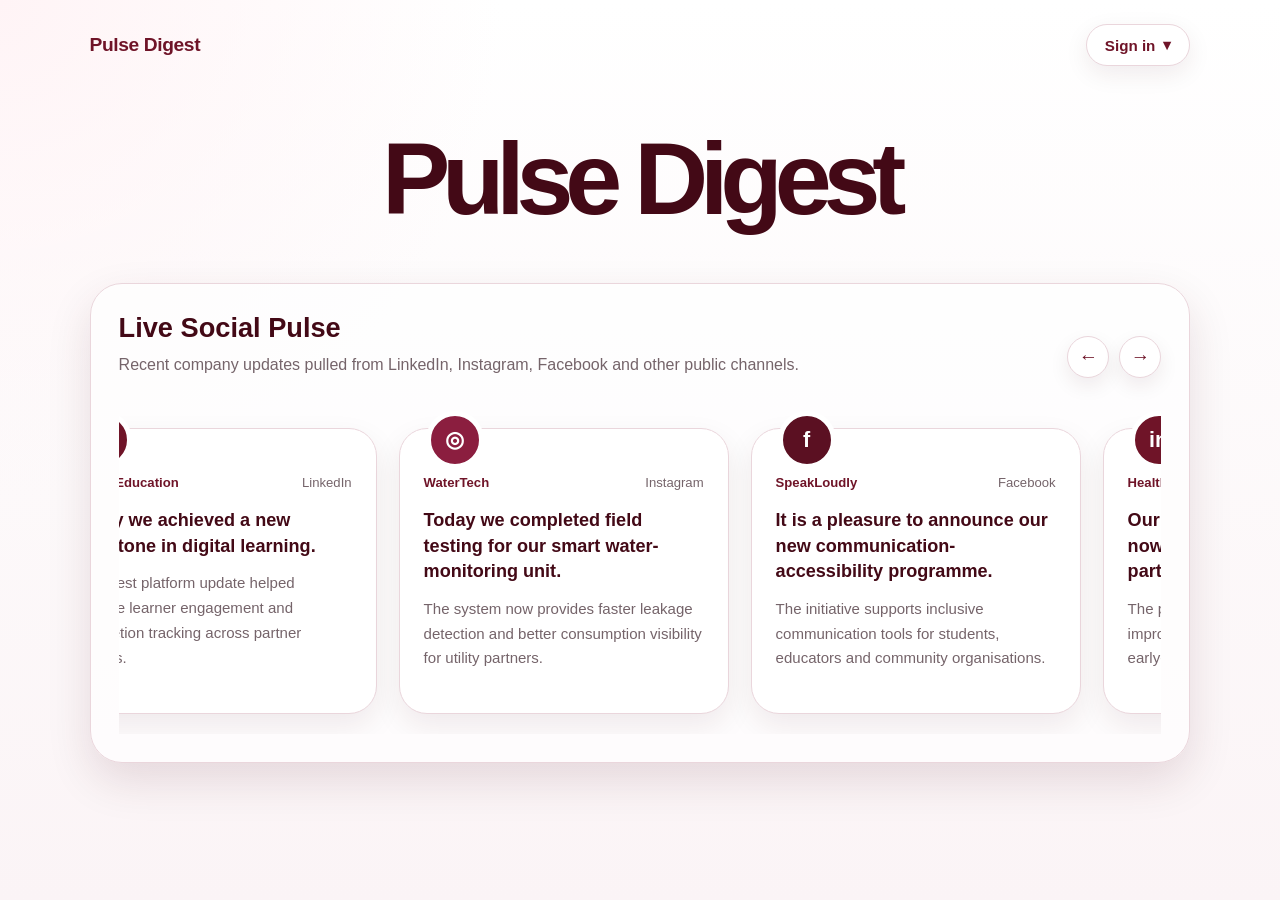
<file: index.html>
<!DOCTYPE html>
<html lang="en">
<head>
  <meta charset="UTF-8" />
  <meta name="viewport" content="width=device-width, initial-scale=1.0" />
  <title>Pulse Digest</title>
  <link rel="stylesheet" href="style.css" />
</head>
<body>
  <header class="site-header">
    <div class="logo">Pulse Digest</div>

    <div class="signin-wrapper">
      <button class="signin-btn" id="signinBtn">
        Sign in
        <span>▾</span>
      </button>

      <div class="signin-menu" id="signinMenu">
        <a href="founder-login.html">Founder Profile</a>
        <a href="management-login.html">Management Profile</a>
      </div>
    </div>
  </header>

  <main>
    <section class="hero">
      <h1>Pulse Digest</h1>
    </section>

    <section class="digest-section">
      <div class="section-header">
        <div>
          <h2>Live Social Pulse</h2>
          <p>Recent company updates pulled from LinkedIn, Instagram, Facebook and other public channels.</p>
        </div>

        <div class="scroll-controls">
          <button id="scrollLeft" aria-label="Scroll left">←</button>
          <button id="scrollRight" aria-label="Scroll right">→</button>
        </div>
      </div>

      <div class="post-carousel" id="postCarousel">
        <article class="post-card">
          <div class="platform-badge linkedin">in</div>
          <div class="post-meta">
            <span class="category">Digital Education</span>
            <span>LinkedIn</span>
          </div>
          <h3>Today we achieved a new milestone in digital learning.</h3>
          <p>
            Our latest platform update helped improve learner engagement and completion tracking across partner schools.
          </p>
        </article>

        <article class="post-card">
          <div class="platform-badge instagram">◎</div>
          <div class="post-meta">
            <span class="category">WaterTech</span>
            <span>Instagram</span>
          </div>
          <h3>Today we completed field testing for our smart water-monitoring unit.</h3>
          <p>
            The system now provides faster leakage detection and better consumption visibility for utility partners.
          </p>
        </article>

        <article class="post-card">
          <div class="platform-badge facebook">f</div>
          <div class="post-meta">
            <span class="category">SpeakLoudly</span>
            <span>Facebook</span>
          </div>
          <h3>It is a pleasure to announce our new communication-accessibility programme.</h3>
          <p>
            The initiative supports inclusive communication tools for students, educators and community organisations.
          </p>
        </article>

        <article class="post-card">
          <div class="platform-badge linkedin">in</div>
          <div class="post-meta">
            <span class="category">HealthAI</span>
            <span>LinkedIn</span>
          </div>
          <h3>Our AI screening dashboard is now being piloted with clinical partners.</h3>
          <p>
            The pilot focuses on faster reporting, improved workflow visibility and better early-stage decision support.
          </p>
        </article>

        <article class="post-card">
          <div class="platform-badge instagram">◎</div>
          <div class="post-meta">
            <span class="category">GreenBuild</span>
            <span>Instagram</span>
          </div>
          <h3>We showcased our low-carbon construction material prototype.</h3>
          <p>
            The product aims to reduce material waste while supporting more sustainable building practices.
          </p>
        </article>
      </div>
    </section>
  </main>

  <script src="script.js"></script>
</body>
</html>
</file>
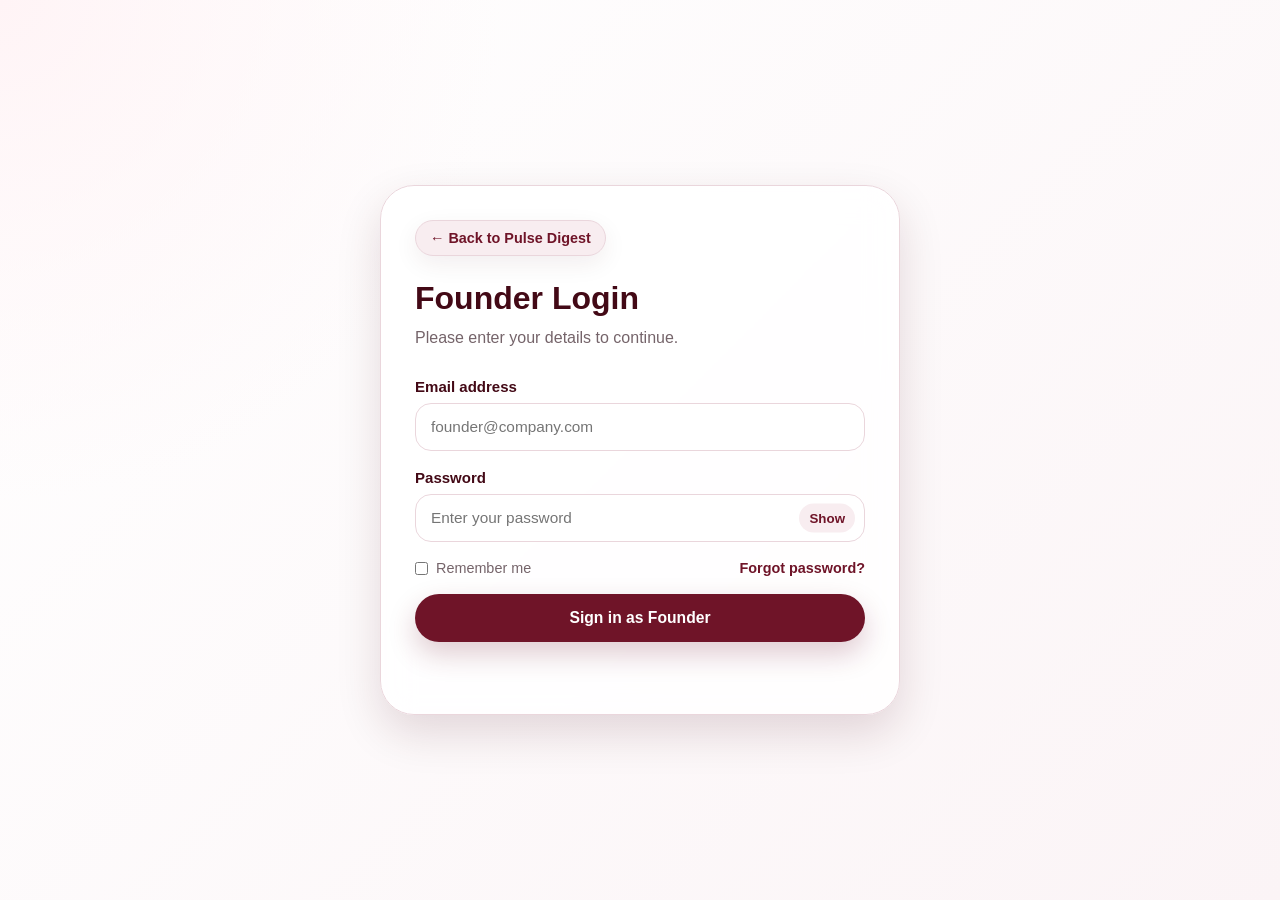
<file: founder-login.html>
<!DOCTYPE html>
<html lang="en">
<head>
  <meta charset="UTF-8" />
  <meta name="viewport" content="width=device-width, initial-scale=1.0" />
  <title>Founder Login | Pulse Digest</title>
  <link rel="stylesheet" href="founder-login.css" />
</head>
<body>
  <main class="login-page">
    <section class="login-card">
      <a href="index.html" class="back-link">← Back to Pulse Digest</a>
      <div class="login-header">
        <h2>Founder Login</h2>
        <p>Please enter your details to continue.</p>
      </div>

      <form id="founderLoginForm">
        <div class="form-group">
          <label for="email">Email address</label>
          <input
            type="email"
            id="email"
            name="email"
            placeholder="founder@company.com"
            required
          />
        </div>

        <div class="form-group">
          <label for="password">Password</label>
          <div class="password-wrapper">
            <input
              type="password"
              id="password"
              name="password"
              placeholder="Enter your password"
              required
            />
            <button type="button" id="togglePassword">Show</button>
          </div>
        </div>

        <div class="form-options">
          <label class="remember-me">
            <input type="checkbox" />
            Remember me
          </label>

          <a href="#">Forgot password?</a>
        </div>

        <button type="submit" class="login-btn">Sign in as Founder</button>

        <p class="form-message" id="formMessage"></p>
      </form>
    </section>
  </main>

  <script src="founder-login.js"></script>
</body>
</html>
</file>
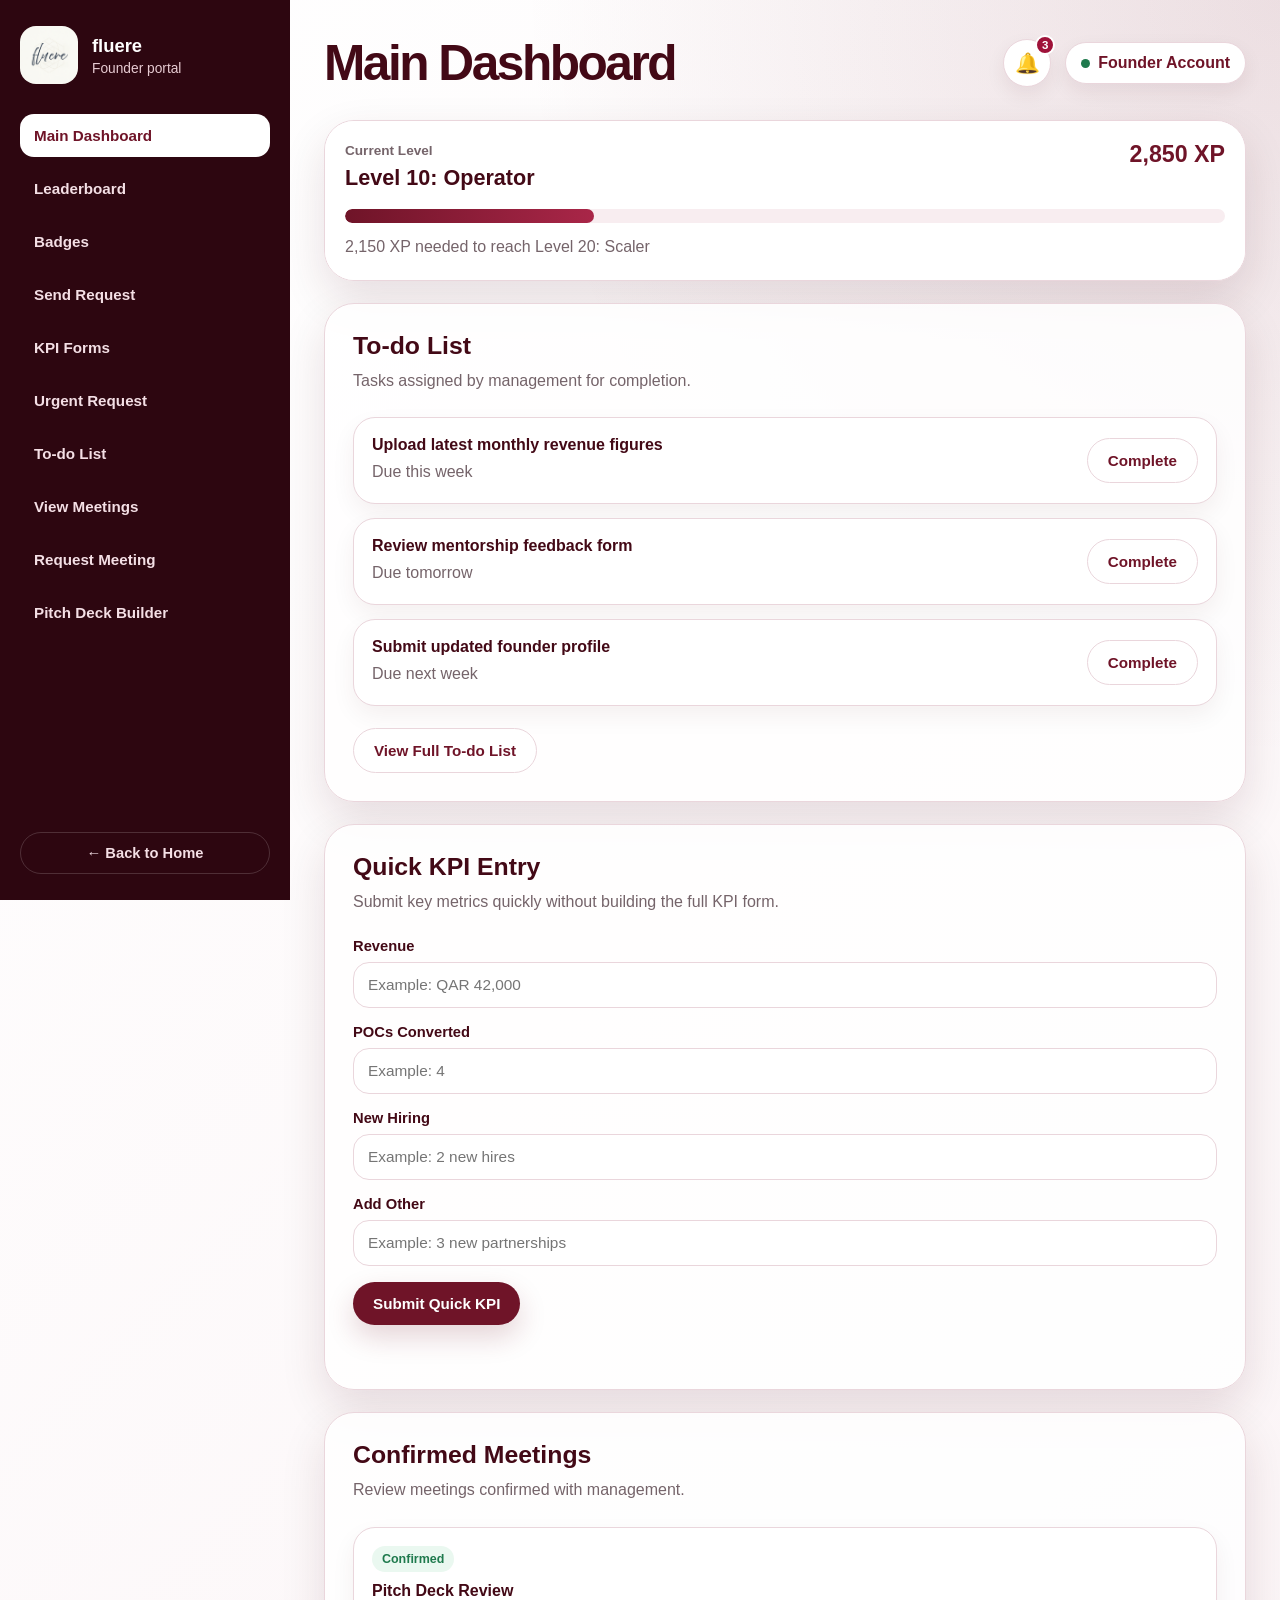
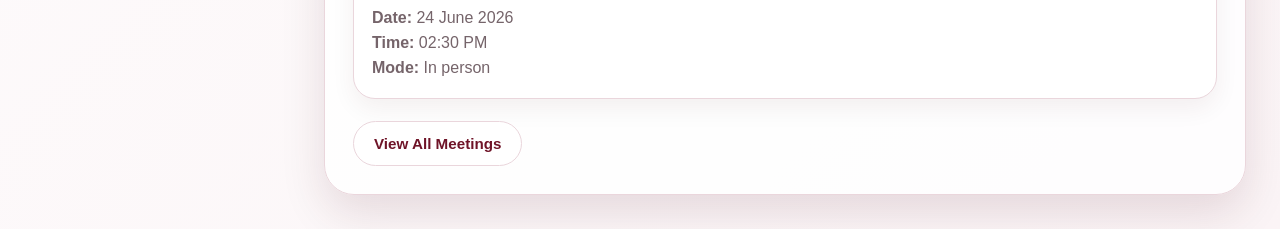
<file: founders-dashboard.html>
<!DOCTYPE html>
<html lang="en">

<head>
  <meta charset="UTF-8" />
  <meta name="viewport" content="width=device-width, initial-scale=1.0" />
  <title>Founder Dashboard</title>
  <link rel="stylesheet" href="founders-dashboard.css" />
</head>

<body>
  <aside class="sidebar">
    <div class="brand">
      <div class="brand-icon">
        <img src="logo.png" alt="Pulse Digest logo" />
      </div>
      <div>
        <h1>fluere</h1>
        <p>Founder portal</p>
      </div>
    </div>

    <nav class="menu">
      <button class="menu-item active" data-tab="main-dashboard">Main Dashboard</button>
      <button class="menu-item" data-tab="leaderboard">Leaderboard</button>
      <button class="menu-item" data-tab="badges">Badges</button>
      <button class="menu-item" data-tab="send-request">Send Request</button>
      <button class="menu-item" data-tab="kpi-forms">KPI Forms</button>
      <button class="menu-item" data-tab="urgent-request">Urgent Request</button>
      <button class="menu-item" data-tab="todo-list">To-do List</button>
      <button class="menu-item" data-tab="view-meetings">View Meetings</button>
      <button class="menu-item" data-tab="request-meeting">Request Meeting</button>
      <button class="menu-item" data-tab="pitch-deck">Pitch Deck Builder</button>
    </nav>

    <a href="index.html" class="logout-link">← Back to Home</a>
  </aside>

  <main class="main-content">
    <header class="topbar">
      <div>
        <h2 id="pageTitle">Main Dashboard</h2>
      </div>

      <div class="topbar-actions">
        <div class="notification-wrapper">
          <button class="notification-btn" id="founderNotificationBtn" aria-label="Open notifications">
            🔔
            <span class="notification-count" id="founderNotificationCount">3</span>
          </button>

          <div class="notification-panel" id="founderNotificationPanel">
            <div class="notification-header">
              <h3>Reminders & Notifications</h3>
              <button id="closeFounderNotifications">×</button>
            </div>

            <div class="notification-list" id="founderNotificationList"></div>
          </div>
        </div>

        <div class="profile-pill">
          <span class="status-dot"></span>
          Founder Account
        </div>
      </div>
    </header>

    <section class="tab-content active" id="main-dashboard">
      <div class="section-card dashboard-xp-card">
        <div class="xp-card main-dashboard-xp">
          <div class="xp-header">
            <div>
              <span>Current Level</span>
              <h4 id="dashboardCurrentLevelName">Level 10: Operator</h4>
            </div>

            <strong id="dashboardCurrentXpValue">2,850 XP</strong>
          </div>

          <div class="xp-progress-bar">
            <div class="xp-progress-fill" id="dashboardXpProgressFill"></div>
          </div>

          <p id="dashboardNextLevelText">2,150 XP needed to reach Level 20: Scaler</p>
        </div>
      </div>

      <section class="main-dashboard-grid">
        <div class="section-card">
          <div class="section-heading">
            <h3>To-do List</h3>
            <p>Tasks assigned by management for completion.</p>
          </div>

          <div class="dashboard-todo-list" id="dashboardTodoList"></div>

          <button class="secondary-btn dashboard-link-btn" data-go-tab="todo-list">
            View Full To-do List
          </button>
        </div>

        <div class="section-card">
          <div class="section-heading">
            <h3>Quick KPI Entry</h3>
            <p>Submit key metrics quickly without building the full KPI form.</p>
          </div>

          <form id="quickKpiForm" class="quick-kpi-form">
            <div class="form-group">
              <label for="quickRevenue">Revenue</label>
              <input type="text" id="quickRevenue" placeholder="Example: QAR 42,000" />
            </div>

            <div class="form-group">
              <label for="quickPocConverted">POCs Converted</label>
              <input type="text" id="quickPocConverted" placeholder="Example: 4" />
            </div>

            <div class="form-group">
              <label for="quickNewHiring">New Hiring</label>
              <input type="text" id="quickNewHiring" placeholder="Example: 2 new hires" />
            </div>

            <div class="form-group">
              <label for="quickOtherKpi">Add Other</label>
              <input type="text" id="quickOtherKpi" placeholder="Example: 3 new partnerships" />
            </div>

            <button type="submit" class="primary-btn">Submit Quick KPI</button>
            <p class="form-message" id="quickKpiMessage"></p>
          </form>
        </div>

        <div class="section-card">
          <div class="section-heading">
            <h3>Confirmed Meetings</h3>
            <p>Review meetings confirmed with management.</p>
          </div>

          <div class="dashboard-meeting-list" id="dashboardConfirmedMeetings"></div>

          <button class="secondary-btn dashboard-link-btn" data-go-tab="view-meetings">
            View All Meetings
          </button>
        </div>
      </section>
    </section>

    <section class="tab-content" id="leaderboard">
      <div class="section-card">
        <div class="section-heading">
          <h3>Startup Leaderboard</h3>
          <p>Celebrate founders and startups showing strong reporting discipline, growth, traction and activity.</p>
        </div>

        <div class="leaderboard-tabs">
          <button class="leaderboard-tab active" data-leaderboard="weekly">Weekly Winners</button>
          <button class="leaderboard-tab" data-leaderboard="monthly">Monthly Champions</button>
          <button class="leaderboard-tab" data-leaderboard="alltime">All-time Greats</button>
        </div>

        <div class="leaderboard-list" id="leaderboardList"></div>
      </div>
    </section>

    <section class="tab-content" id="badges">
      <section class="badges-layout">
        <div class="section-card">
          <div class="section-heading">
            <h3>Founder Badges</h3>
            <p>Badges recognise verified startup achievements, founder consistency and business progress.</p>
          </div>

          <div class="badge-grid" id="badgeGrid"></div>
        </div>

        <div class="section-card">
          <div class="section-heading">
            <h3>Streaks</h3>
            <p>Track consistent growth reporting and on-time KPI submission habits.</p>
          </div>

          <div class="streak-grid">
            <div class="streak-card">
              <div class="streak-icon">📈</div>
              <div>
                <h4>Growth Reporting Streak</h4>
                <p>Founder reports KPIs that show positive growth periods consistently.</p>
                <strong id="growthStreakCount">6 weeks</strong>
              </div>
            </div>

            <div class="streak-card">
              <div class="streak-icon">⏱️</div>
              <div>
                <h4>On-Time Reporting Streak</h4>
                <p>KPIs are submitted before the deadline each cycle.</p>
                <strong id="onTimeStreakCount">9 cycles</strong>
              </div>
            </div>
          </div>
        </div>

        <div class="section-card">
          <div class="section-heading">
            <h3>XP Progress</h3>
            <p>Earn XP by updating KPIs, achieving milestones, hitting KPI goals and earning badges.</p>
          </div>

          <div class="xp-card">
            <div class="xp-header">
              <div>
                <span>Current Level</span>
                <h4 id="currentLevelName">Level 5: Builder</h4>
              </div>

              <strong id="currentXpValue">1,250 XP</strong>
            </div>

            <div class="xp-progress-bar">
              <div class="xp-progress-fill" id="xpProgressFill"></div>
            </div>

            <p id="nextLevelText">750 XP needed to reach Level 10: Operator</p>
          </div>

          <div class="xp-rules">
            <div><strong>+50 XP</strong><span>Updating KPIs</span></div>
            <div><strong>+100 XP</strong><span>Achieving a milestone</span></div>
            <div><strong>+300 XP</strong><span>Hitting a real KPI goal</span></div>
            <div><strong>+500 XP</strong><span>Earning a badge</span></div>
          </div>
        </div>

        <div class="section-card">
          <div class="section-heading">
            <h3>Momentum Meter</h3>
            <p>Combines streaks, growth and activity to show current startup momentum.</p>
          </div>

          <div class="momentum-meter-card">
            <div class="momentum-status" id="momentumStatus">🟢 Scaling</div>

            <div class="momentum-meter">
              <div class="momentum-fill" id="momentumFill"></div>
            </div>

            <div class="momentum-labels">
              <span>🔴 Losing momentum</span>
              <span>🟡 Stable</span>
              <span>🟢 Scaling</span>
            </div>

            <p id="momentumDescription">
              Strong KPI reporting, positive growth streak and active milestone progress indicate scaling momentum.
            </p>
          </div>
        </div>
      </section>
    </section>

    <section class="tab-content" id="send-request">
      <div class="section-card">
        <div class="section-heading">
          <h3>Send approval request</h3>
          <p>Submit approval requests to management by writing a message and attaching a PDF, if required.</p>
        </div>

        <form id="sendRequestForm" class="form-grid">
          <div class="form-group">
            <label for="requestTitle">Request title</label>
            <input type="text" id="requestTitle" placeholder="Example: Budget approval for marketing campaign"
              required />
          </div>

          <div class="form-group">
            <label for="requestType">Request type</label>
            <select id="requestType" required>
              <option value="">Select request type</option>
              <option>Budget approval</option>
              <option>Partnership approval</option>
              <option>Procurement approval</option>
              <option>Hiring approval</option>
              <option>Event approval</option>
              <option>Other</option>
            </select>
          </div>

          <div class="form-group full-width">
            <label for="requestMessage">Request details</label>
            <textarea id="requestMessage" rows="7"
              placeholder="Write the details of the request, justification and expected outcome..." required></textarea>
          </div>

          <div class="form-group full-width">
            <label for="requestPdf">Upload supporting PDF</label>
            <input type="file" id="requestPdf" accept="application/pdf" />
          </div>

          <button type="submit" class="primary-btn">Send Request</button>
          <p class="form-message" id="sendRequestMessage"></p>
        </form>
      </div>
    </section>

    <section class="tab-content" id="kpi-forms">
      <div class="kpi-top-row">
        <div class="section-card kpi-momentum-card compact-kpi-card">
          <div class="section-heading">
            <h3>Momentum Meter</h3>
            <p>Current startup momentum status.</p>
          </div>

          <div class="kpi-current-momentum" id="kpiCurrentMomentum">
            🟢 Scaling
          </div>
        </div>

        <div class="section-card compact-kpi-card">
          <div class="section-heading">
            <h3>On-Time Reporting Streak</h3>
            <p>KPIs submitted before the reporting deadline.</p>
          </div>

          <div class="kpi-streak-card">
            <div class="streak-icon">⏱️</div>
            <div>
              <h4>On-Time Reporting Streak</h4>
              <p>Weekly KPIs submitted before Sunday 11:59 PM.</p>
              <strong id="kpiOnTimeStreakCount">9 cycles</strong>
            </div>
          </div>
        </div>
      </div>

      <div class="section-card">
        <div class="section-heading">
          <h3>Select KPIs</h3>
          <p>Select the KPIs to report. The form will be built only for the selected indicators.</p>
        </div>

        <div class="kpi-grid-selector">
          <label class="kpi-card-selector">
            <input type="checkbox" value="Revenue" data-frequency="Monthly" />
            <span>Revenue</span>
            <small>Monthly</small>
          </label>

          <label class="kpi-card-selector">
            <input type="checkbox" value="Funding Raised" data-frequency="Monthly" />
            <span>Funding Raised</span>
            <small>Monthly</small>
          </label>

          <label class="kpi-card-selector">
            <input type="checkbox" value="User Growth" data-frequency="Monthly" />
            <span>User Growth</span>
            <small>Monthly</small>
          </label>

          <label class="kpi-card-selector">
            <input type="checkbox" value="Customer Retention" data-frequency="Monthly" />
            <span>Customer Retention</span>
            <small>Monthly</small>
          </label>

          <label class="kpi-card-selector">
            <input type="checkbox" value="POCs Signed" data-frequency="Monthly" />
            <span>POCs Signed</span>
            <small>Monthly</small>
          </label>

          <label class="kpi-card-selector">
            <input type="checkbox" value="POCs Converted" data-frequency="Monthly" />
            <span>POCs Converted</span>
            <small>Monthly</small>
          </label>

          <label class="kpi-card-selector">
            <input type="checkbox" value="Partnerships" data-frequency="Monthly" />
            <span>Partnerships</span>
            <small>Monthly</small>
          </label>

          <label class="kpi-card-selector">
            <input type="checkbox" value="Headcount" data-frequency="Monthly" />
            <span>Headcount</span>
            <small>Monthly</small>
          </label>

          <label class="kpi-card-selector">
            <input type="checkbox" value="Runway" data-frequency="Monthly" />
            <span>Runway</span>
            <small>Monthly</small>
          </label>

          <label class="kpi-card-selector">
            <input type="checkbox" value="Product Milestones" data-frequency="Weekly" />
            <span>Product Milestones</span>
            <small>Weekly</small>
          </label>

          <label class="kpi-card-selector">
            <input type="checkbox" value="Mentorship Hours" data-frequency="Weekly" />
            <span>Mentorship Hours</span>
            <small>Weekly</small>
          </label>

          <label class="kpi-card-selector">
            <input type="checkbox" value="Jobs Created" data-frequency="Monthly" />
            <span>Jobs Created</span>
            <small>Monthly</small>
          </label>

          <label class="kpi-card-selector other-card">
            <input type="checkbox" value="Other" data-frequency="Custom" id="otherKpiCheck" />
            <span>Other KPI</span>
            <small>Custom</small>
          </label>
        </div>

        <div class="form-group other-kpi-box" id="otherKpiBox">
          <label for="otherKpiInput">Add other KPI</label>
          <input type="text" id="otherKpiInput" placeholder="Enter another KPI name" />
        </div>

        <div class="action-row">
          <button class="primary-btn" id="buildFormBtn" type="button">Build Form</button>
          <p class="form-message" id="kpiSelectMessage"></p>
        </div>
      </div>

      <div class="section-card hidden" id="kpiFormSection">
        <div class="section-heading">
          <h3>Complete KPI report</h3>
          <p>Enter details for the selected KPIs and submit the report to management.</p>
        </div>

        <form id="dynamicKpiForm" class="dynamic-form"></form>
      </div>

      <div class="section-card hidden" id="kpiDashboard">
        <div class="section-heading">
          <h3>KPI dashboard preview</h3>
          <p>The submitted KPI report is now visible here and ready for management review.</p>
        </div>

        <div class="dashboard-grid" id="kpiDashboardGrid"></div>
      </div>
    </section>

    <section class="tab-content" id="urgent-request">
      <div class="section-card urgent-card">
        <div class="section-heading">
          <h3>Send urgent request</h3>
          <p>Use this section only for time-sensitive requests that require immediate management attention.</p>
        </div>

        <form id="urgentRequestForm" class="form-grid">
          <div class="form-group">
            <label for="urgentSubject">Subject</label>
            <input type="text" id="urgentSubject" placeholder="Example: Urgent approval required" required />
          </div>

          <div class="form-group full-width">
            <label for="urgentMessage">Urgent request details</label>
            <textarea id="urgentMessage" rows="8" placeholder="Write the urgent request here..." required></textarea>
          </div>

          <button type="submit" class="danger-btn">Send Urgent Request</button>
          <p class="form-message" id="urgentRequestMessage"></p>
        </form>
      </div>
    </section>

    <section class="tab-content" id="todo-list">
      <div class="section-card">
        <div class="section-heading">
          <h3>To-do list from management</h3>
          <p>Track and complete tasks assigned by the management team.</p>
        </div>

        <div class="todo-input">
          <input type="text" id="newTodoInput" placeholder="Demo only: add a task received from management" />
          <button class="primary-btn" id="addTodoBtn" type="button">Add</button>
        </div>

        <div class="todo-list" id="todoList"></div>
      </div>
    </section>

    <section class="tab-content" id="view-meetings">
      <div class="section-card">
        <div class="section-heading">
          <h3>View meetings</h3>
          <p>Review scheduled meetings and respond to meeting requests from management.</p>
        </div>

        <div class="meeting-list" id="meetingList"></div>
      </div>
    </section>

    <section class="tab-content" id="request-meeting">
      <div class="section-card">
        <div class="section-heading">
          <h3>Request meeting</h3>
          <p>Request a meeting with management and provide the preferred date, time, meeting contact and agenda.</p>
        </div>

        <form id="requestMeetingForm" class="form-grid">
          <div class="form-group">
            <label for="meetingTitle">Meeting title</label>
            <input type="text" id="meetingTitle" placeholder="Example: Monthly performance review" required />
          </div>

          <div class="form-group">
            <label for="meetingContact">Meeting with</label>
            <select id="meetingContact" required>
              <option value="">Select contact</option>
              <option>Product Manager</option>
              <option>Investment Manager</option>
              <option>Incubation Manager</option>
            </select>
          </div>

          <div class="form-group">
            <label for="meetingDate">Preferred date</label>
            <input type="date" id="meetingDate" required />
          </div>

          <div class="form-group">
            <label for="meetingTime">Preferred time</label>
            <input type="time" id="meetingTime" required />
          </div>

          <div class="form-group">
            <label for="meetingMode">Meeting mode</label>
            <select id="meetingMode" required>
              <option value="">Select meeting mode</option>
              <option>Online</option>
              <option>In person</option>
              <option>Hybrid</option>
            </select>
          </div>

          <div class="form-group full-width">
            <label for="meetingAgenda">Agenda</label>
            <textarea id="meetingAgenda" rows="6" placeholder="Write the meeting agenda..." required></textarea>
          </div>

          <button type="submit" class="primary-btn">Request Meeting</button>
          <p class="form-message" id="requestMeetingMessage"></p>
        </form>
      </div>
    </section>

    <section class="tab-content" id="pitch-deck">
      <div class="section-card">
        <div class="section-heading">
          <h3>Pitch Deck Builder</h3>
          <p>Personalise an investor-ready pitch deck template using startup data and KPI insights.</p>
        </div>

        <div class="pitch-builder-layout">
          <div class="pitch-left-panel">
            <div class="pitch-panel-header">
              <div>
                <h4>Deck Slides</h4>
                <p>Click any slide to open and edit it.</p>
              </div>
              <button class="secondary-btn" id="openPreviewModeBtn" type="button">Full Preview</button>
            </div>

            <div class="slide-grid" id="slideGrid"></div>
          </div>

          <div class="pitch-right-panel">
            <div class="pitch-editor-header">
              <div>
                <h4 id="editorPanelHeading">Edit Slide</h4>
                <p>Update the selected slide content and layout.</p>
              </div>

              <div class="sync-indicator-wrap">
                <span class="sync-indicator" id="kpiSyncBadge">KPI Data Synced</span>
              </div>
            </div>

            <form id="slideEditorForm" class="slide-editor-form">
              <div class="form-group">
                <label for="editorSlideTitle">Slide title</label>
                <input type="text" id="editorSlideTitle" required />
              </div>

              <div class="form-group">
                <label for="editorVisualLayout">Visual layout</label>
                <select id="editorVisualLayout">
                  <option>Title + Text</option>
                  <option>Title + Two Columns</option>
                  <option>Title + Metrics</option>
                  <option>Title + Chart</option>
                  <option>Title + Team Grid</option>
                </select>
              </div>

              <div class="form-group full-width">
                <label for="editorSlideContent">Main text / content</label>
                <textarea id="editorSlideContent" rows="8" placeholder="Edit the slide content here..."
                  required></textarea>
              </div>

              <div class="form-group">
                <label for="editorMetricsFocus">Charts or metrics</label>
                <select id="editorMetricsFocus">
                  <option>None</option>
                  <option>Revenue Metrics</option>
                  <option>Growth Metrics</option>
                  <option>Partnership Metrics</option>
                  <option>KPI Dashboard</option>
                  <option>Impact Metrics</option>
                </select>
              </div>

              <div class="form-group">
                <label for="editorDesignStyle">Design style</label>
                <select id="editorDesignStyle">
                  <option>Professional</option>
                  <option>Minimal</option>
                  <option>Investor Focused</option>
                  <option>Data Driven</option>
                </select>
              </div>

              <div class="editor-actions">
                <button class="primary-btn" id="saveSlideChangesBtn" type="submit">Save Changes</button>
                <button class="secondary-btn" id="previewSelectedSlideBtn" type="button">Preview Slide</button>
                <button class="secondary-btn" id="applyDeckChangesBtn" type="button">Apply to Deck</button>
              </div>

              <p class="form-message" id="slideEditorMessage"></p>
            </form>

            <div class="slide-preview-wrapper">
              <div class="preview-header">
                <h4>Selected Slide Preview</h4>
              </div>
              <div class="slide-preview-card" id="selectedSlidePreview"></div>
            </div>

            <div class="pitch-export-panel">
              <div class="section-heading compact">
                <h3>Final Preview and Download</h3>
                <p>Review the full deck and export it in your preferred format.</p>
              </div>

              <div class="export-actions">
                <button class="secondary-btn" id="downloadPdfBtn" type="button">Download as PDF</button>
                <button class="secondary-btn" id="downloadPptxBtn" type="button">Download as PPTX</button>
                <button class="primary-btn" id="exportDeckBtn" type="button">Export Pitch Deck</button>
              </div>

              <p class="form-message" id="pitchDeckMessage"></p>
            </div>
          </div>
        </div>
      </div>
    </section>
  </main>

  <div class="presentation-modal" id="presentationModal">
    <div class="presentation-modal-content">
      <div class="presentation-topbar">
        <div>
          <h3>Pitch Deck Presentation Preview</h3>
          <p>Review the complete deck slide by slide.</p>
        </div>

        <button class="close-modal-btn" id="closePresentationModal" type="button">×</button>
      </div>

      <div class="presentation-stage" id="presentationStage"></div>

      <div class="presentation-controls">
        <button class="secondary-btn" id="prevPresentationSlideBtn" type="button">Previous</button>
        <span id="presentationCounter">1 / 9</span>
        <button class="secondary-btn" id="nextPresentationSlideBtn" type="button">Next</button>
      </div>
    </div>
  </div>

  <script src="founders-dashboard.js"></script>
</body>

</html>
</file>
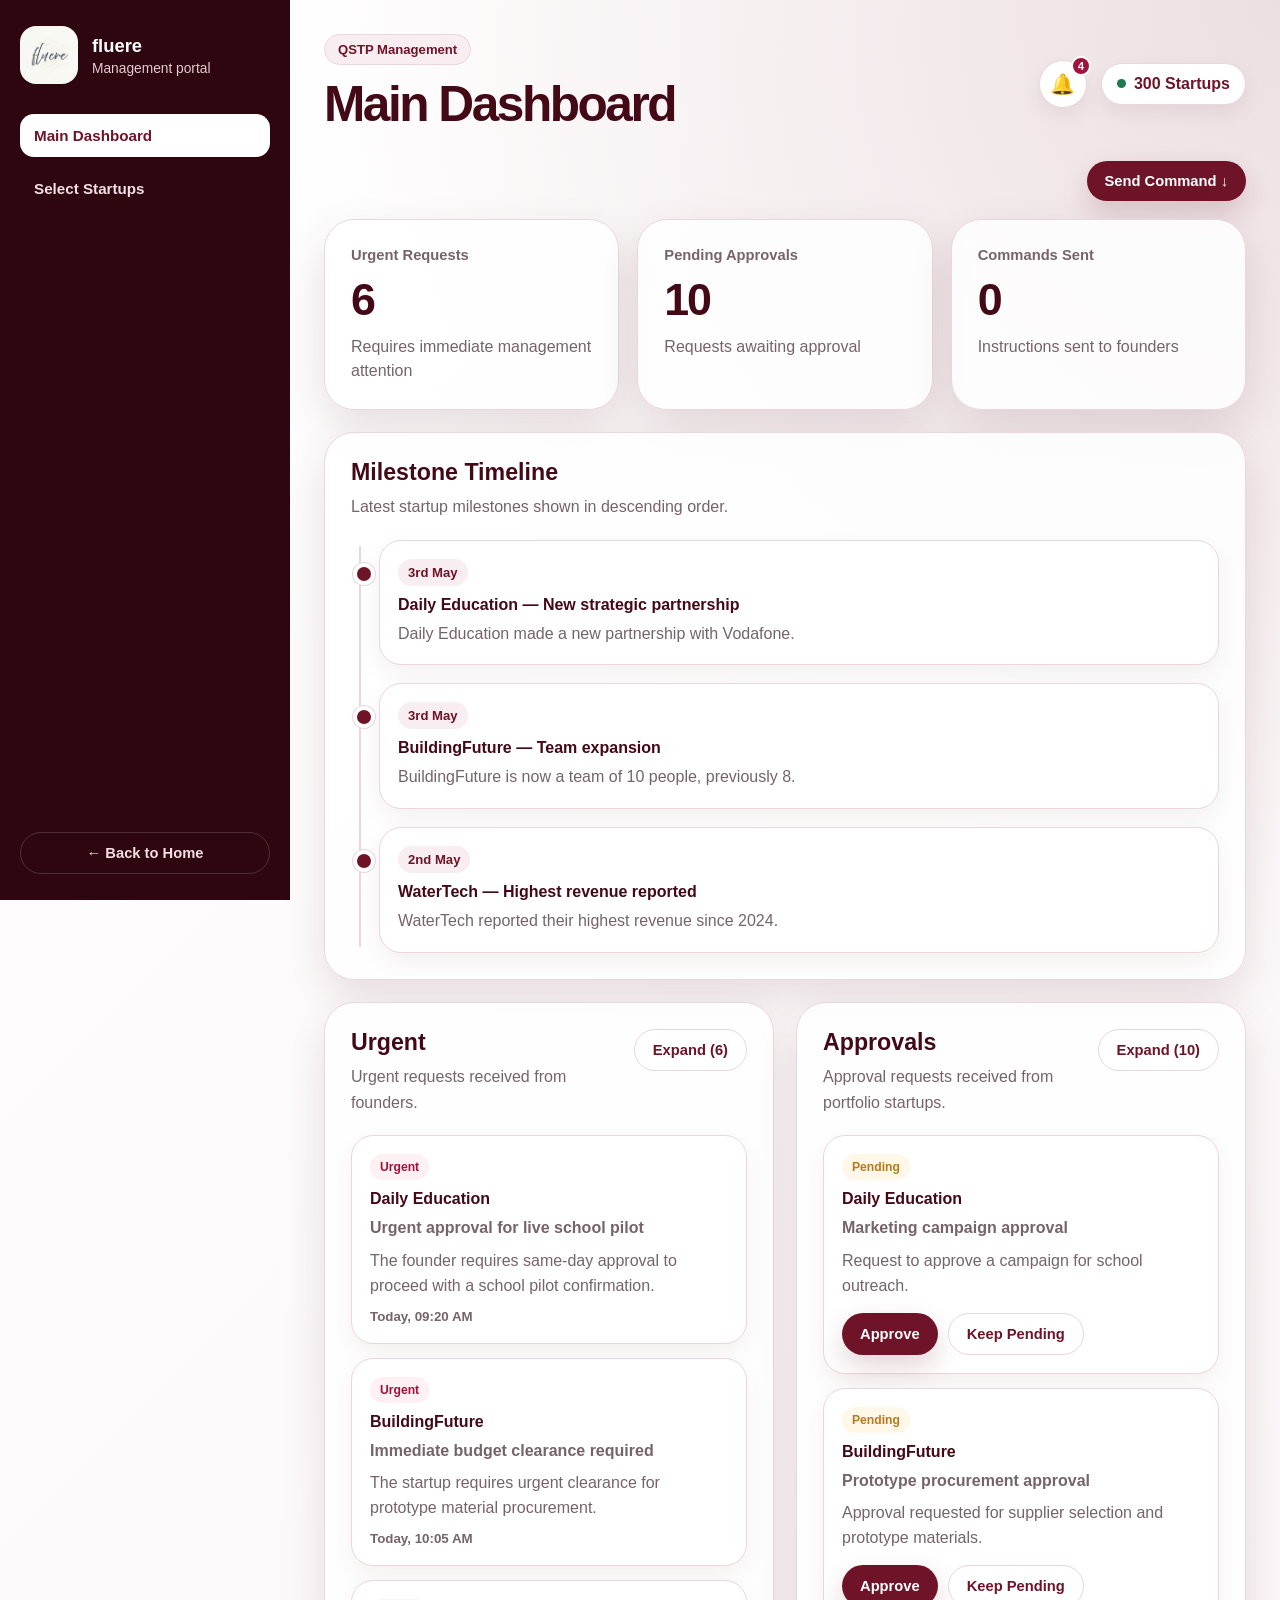
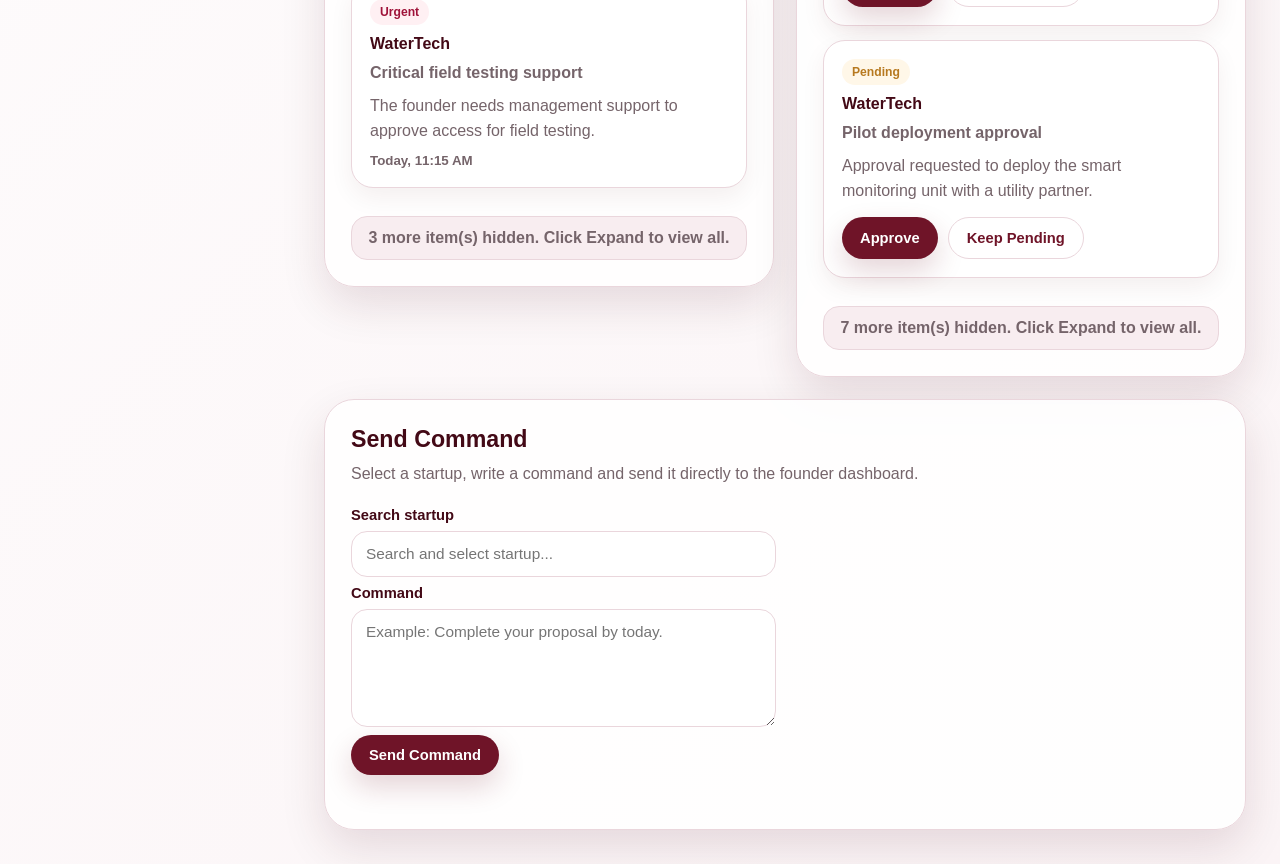
<file: management-dashboard.html>
<!DOCTYPE html>
<html lang="en">

<head>
    <meta charset="UTF-8" />
    <meta name="viewport" content="width=device-width, initial-scale=1.0" />
    <title>Management Dashboard</title>
    <link rel="stylesheet" href="management-dashboard.css" />
</head>

<body>
    <aside class="sidebar">
        <div class="brand">
            <div class="brand-icon">
                <img src="logo.png" alt="Pulse Digest logo" />
            </div>
            <div>
                <h1>fluere</h1>
                <p>Management portal</p>
            </div>
        </div>

        <nav class="menu">
            <button class="menu-item active" data-tab="main-dashboard">Main Dashboard</button>
            <button class="menu-item" data-tab="select-startups">Select Startups</button>
        </nav>

        <a href="index.html" class="logout-link">← Back to Home</a>
    </aside>

    <main class="main-content">

        <header class="topbar">
            <div>
                <p class="eyebrow">QSTP Management</p>
                <h2 id="pageTitle">Main Dashboard</h2>
            </div>

            <div class="topbar-actions">
                <div class="notification-wrapper">
                    <button class="notification-btn" id="managementNotificationBtn" aria-label="Open notifications">
                        🔔
                        <span class="notification-count" id="managementNotificationCount">4</span>
                    </button>

                    <div class="notification-panel" id="managementNotificationPanel">
                        <div class="notification-header">
                            <h3>Reminders & Notifications</h3>
                            <button id="closeManagementNotifications">×</button>
                        </div>

                        <div class="notification-list" id="managementNotificationList"></div>
                    </div>
                </div>

                <div class="portfolio-pill">
                    <span class="status-dot"></span>
                    300 Startups
                </div>
            </div>
        </header>

        <section class="tab-content active" id="main-dashboard">
            <div class="quick-menu">
                <a href="#send-command-section" class="quick-menu-btn">
                    Send Command ↓
                </a>
            </div>

            <section class="stats-grid">
                <div class="stat-card">
                    <span>Urgent Requests</span>
                    <strong id="urgentCount">0</strong>
                    <p>Requires immediate management attention</p>
                </div>

                <div class="stat-card">
                    <span>Pending Approvals</span>
                    <strong id="approvalCount">0</strong>
                    <p>Requests awaiting approval</p>
                </div>

                <div class="stat-card">
                    <span>Commands Sent</span>
                    <strong id="commandCount">0</strong>
                    <p>Instructions sent to founders</p>
                </div>
            </section>

            <section class="section-card milestone-card">
                <div class="section-heading">
                    <h3>Milestone Timeline</h3>
                    <p>Latest startup milestones shown in descending order.</p>
                </div>

                <div class="milestone-timeline" id="milestoneTimeline"></div>
            </section>

            <section class="dashboard-layout">
                <div class="section-card collapsible-card">
                    <div class="collapsible-header">
                        <div>
                            <h3>Urgent</h3>
                            <p>Urgent requests received from founders.</p>
                        </div>

                        <button class="secondary-btn collapse-toggle" id="mainUrgentToggle">
                            Expand
                        </button>
                    </div>

                    <div class="request-list" id="urgentRequestList"></div>
                </div>

                <div class="section-card collapsible-card">
                    <div class="collapsible-header">
                        <div>
                            <h3>Approvals</h3>
                            <p>Approval requests received from portfolio startups.</p>
                        </div>

                        <button class="secondary-btn collapse-toggle" id="mainApprovalToggle">
                            Expand
                        </button>
                    </div>

                    <div class="request-list" id="approvalList"></div>
                </div>
            </section>

            <section class="section-card send-command-card" id="send-command-section">
                <div class="section-heading">
                    <h3>Send Command</h3>
                    <p>Select a startup, write a command and send it directly to the founder dashboard.</p>
                </div>

                <form id="mainCommandForm" class="command-form">
                    <div class="form-group">
                        <div class="form-group">
                            <label for="mainStartupSearch">Search startup</label>
                            <input type="text" id="mainStartupSearch" placeholder="Search and select startup..."
                                autocomplete="off" required />
                            <div class="search-results" id="mainStartupResults"></div>
                        </div>

                        <div class="form-group full-width">
                            <label for="mainCommandText">Command</label>
                            <textarea id="mainCommandText" rows="5"
                                placeholder="Example: Complete your proposal by today." required></textarea>
                        </div>

                        <button type="submit" class="primary-btn">Send Command</button>
                        <p class="form-message" id="mainCommandMessage"></p>
                </form>
            </section>
        </section>

        <section class="tab-content" id="select-startups">
            <section class="section-card">
                <div class="section-heading">
                    <h3>Select Startup</h3>
                    <p>Search and select a startup to view detailed approvals, urgent requests, KPIs, impact report and
                        action tools.</p>
                </div>

                <div class="startup-selector">
                    <div class="form-group">
                        <label for="startupSearch">Search startup</label>
                        <input type="text" id="startupSearch" placeholder="Search startup name..." autocomplete="off" />
                    </div>

                    <div class="startup-grid" id="startupGrid"></div>
                </div>
            </section>

            <section class="startup-dashboard hidden" id="startupDashboard">
                <div class="startup-header">
                    <div>
                        <p class="eyebrow">Selected Startup</p>
                        <h3 id="selectedStartupName">Daily Education</h3>
                    </div>

                    <span class="startup-status">Active</span>
                </div>

                <section class="startup-detail-grid">
                    <div class="section-card collapsible-card small-card">
                        <div class="collapsible-header">
                            <div>
                                <h3>Approvals</h3>
                                <p>Startup-specific approval requests.</p>
                            </div>

                            <button class="secondary-btn collapse-toggle" id="startupApprovalToggle">
                                Expand
                            </button>
                        </div>

                        <div class="request-list" id="startupApprovals"></div>
                    </div>

                    <div class="section-card collapsible-card small-card">
                        <div class="collapsible-header">
                            <div>
                                <h3>Urgent Requests</h3>
                                <p>Startup-specific urgent matters.</p>
                            </div>

                            <button class="secondary-btn collapse-toggle" id="startupUrgentToggle">
                                Expand
                            </button>
                        </div>

                        <div class="request-list" id="startupUrgentRequests"></div>
                    </div>
                </section>

                <section class="startup-detail-grid">
                    <div class="section-card">
                        <div class="section-heading">
                            <h3>Weekly KPIs</h3>
                            <p>Short-cycle performance indicators.</p>
                        </div>

                        <div class="kpi-grid" id="weeklyKpis"></div>
                    </div>

                    <div class="section-card">
                        <div class="section-heading">
                            <h3>Monthly KPIs</h3>
                            <p>Monthly reporting indicators.</p>
                        </div>

                        <div class="kpi-grid" id="monthlyKpis"></div>
                    </div>
                </section>

                <section class="startup-detail-grid">
                    <div class="section-card">
                        <div class="section-heading">
                            <h3>Send Command</h3>
                            <p>Send a direct task or instruction to this startup.</p>
                        </div>

                        <form id="startupCommandForm" class="single-form">
                            <div class="form-group">
                                <label for="startupCommandText">Command</label>
                                <textarea id="startupCommandText" rows="5"
                                    placeholder="Write command for the selected startup..." required></textarea>
                            </div>

                            <button type="submit" class="primary-btn">Send Command</button>
                            <p class="form-message" id="startupCommandMessage"></p>
                        </form>
                    </div>

                    <div class="section-card">
                        <div class="section-heading">
                            <h3>Schedule Meeting</h3>
                            <p>Schedule a meeting with the selected startup.</p>
                        </div>

                        <form id="scheduleMeetingForm" class="single-form">
                            <div class="form-group">
                                <label for="meetingTitle">Meeting title</label>
                                <input type="text" id="meetingTitle" placeholder="Example: KPI review meeting"
                                    required />
                            </div>

                            <div class="two-column">
                                <div class="form-group">
                                    <label for="meetingDate">Date</label>
                                    <input type="date" id="meetingDate" required />
                                </div>

                                <div class="form-group">
                                    <label for="meetingTime">Time</label>
                                    <input type="time" id="meetingTime" required />
                                </div>
                            </div>

                            <div class="form-group">
                                <label for="meetingAgenda">Agenda</label>
                                <textarea id="meetingAgenda" rows="4" placeholder="Write meeting agenda..."
                                    required></textarea>
                            </div>

                            <button type="submit" class="primary-btn">Schedule Meeting</button>
                            <p class="form-message" id="meetingMessage"></p>
                        </form>
                    </div>
                </section>

                <section class="section-card">
                    <div class="section-heading">
                        <h3>Impact Report KPI</h3>
                        <p>Environmental, social and economic impact indicators for the selected startup.</p>
                    </div>

                    <div class="impact-grid" id="impactKpis"></div>
                </section>
            </section>
        </section>
    </main>

    <script src="management-dashboard.js"></script>
</body>

</html>
</file>
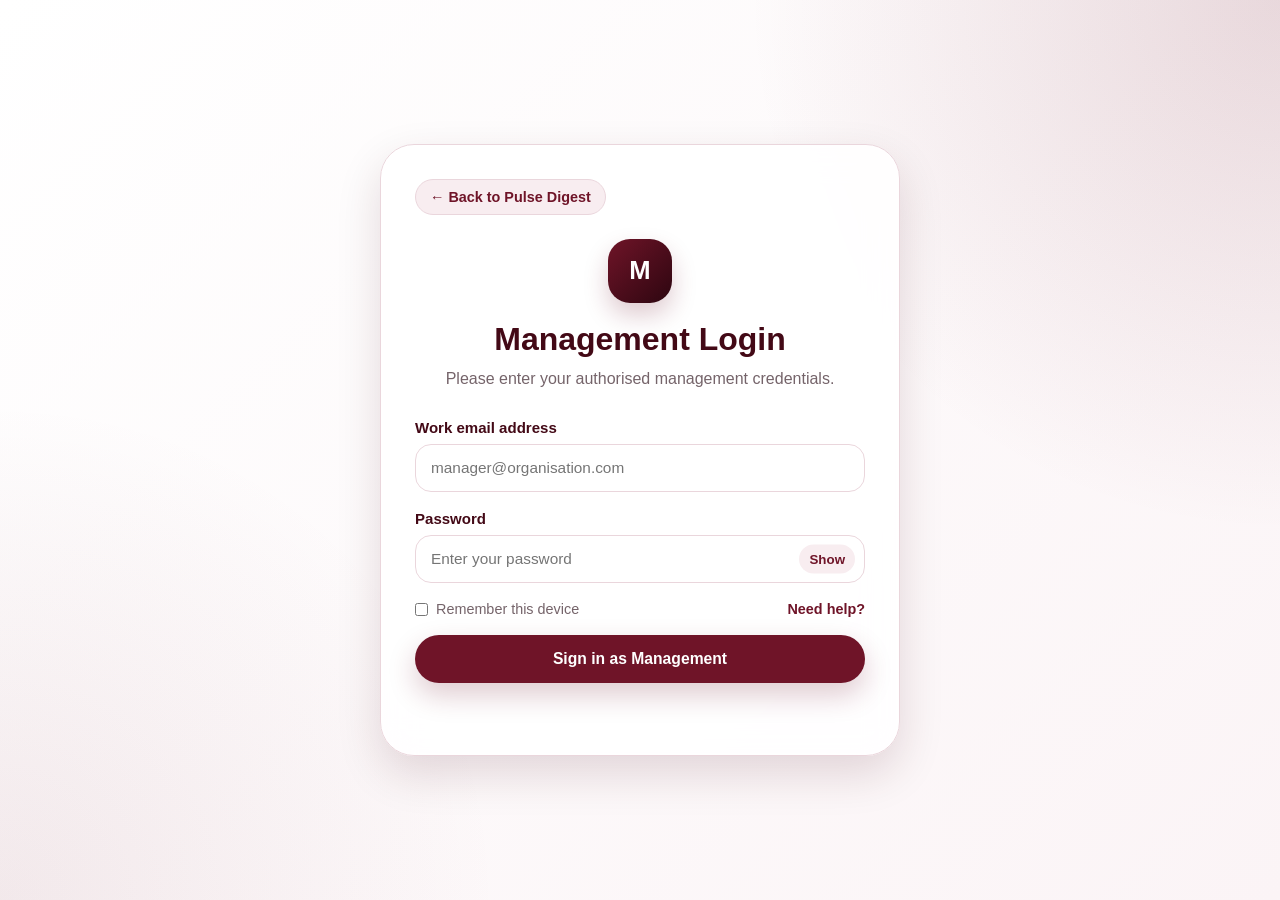
<file: management-login.html>
<!DOCTYPE html>
<html lang="en">

<head>
  <meta charset="UTF-8" />
  <meta name="viewport" content="width=device-width, initial-scale=1.0" />
  <title>Management Login | Pulse Digest</title>
  <link rel="stylesheet" href="management-login.css" />
</head>

<body>
  <main class="login-page">
    <section class="login-card">
      <a href="index.html" class="back-link">← Back to Pulse Digest</a>

      <div class="login-header">
        <div class="admin-icon">M</div>
        <h2>Management Login</h2>
        <p>Please enter your authorised management credentials.</p>
      </div>

      <form id="managementLoginForm">
        <div class="form-group">
          <label for="email">Work email address</label>
          <input type="email" id="email" name="email" placeholder="manager@organisation.com" required />
        </div>

        <div class="form-group">
          <label for="password">Password</label>
          <div class="password-wrapper">
            <input type="password" id="password" name="password" placeholder="Enter your password" required />
            <button type="button" id="togglePassword">Show</button>
          </div>
        </div>

        <div class="form-options">
          <label class="remember-me">
            <input type="checkbox" />
            Remember this device
          </label>

          <a href="#">Need help?</a>
        </div>

        <button type="submit" class="login-btn">Sign in as Management</button>

        <p class="form-message" id="formMessage"></p>
      </form>
    </section>
  </main>

  <script src="management-login.js"></script>
</body>

</html>
</file>
<file: style.css>
:root {
  --maroon: #6f1428;
  --maroon-dark: #430916;
  --maroon-soft: #f8edf0;
  --text: #24191c;
  --muted: #75646a;
  --white: #ffffff;
  --border: #ead6dc;
  --shadow: 0 18px 45px rgba(67, 9, 22, 0.12);
}

* {
  box-sizing: border-box;
  margin: 0;
  padding: 0;
}

body {
  font-family: Arial, Helvetica, sans-serif;
  background:
    radial-gradient(circle at top left, #fff4f6 0, transparent 32%),
    linear-gradient(180deg, #ffffff 0%, #fbf4f6 100%);
  color: var(--text);
  min-height: 100vh;
}

.site-header {
  width: 100%;
  padding: 24px 7%;
  display: flex;
  align-items: center;
  justify-content: space-between;
}

.logo {
  font-size: 1.2rem;
  font-weight: 700;
  color: var(--maroon);
  letter-spacing: -0.02em;
}

.signin-wrapper {
  position: relative;
}

.signin-btn {
  border: 1px solid var(--border);
  background: var(--white);
  color: var(--maroon);
  padding: 11px 18px;
  border-radius: 999px;
  font-size: 0.95rem;
  font-weight: 600;
  cursor: pointer;
  box-shadow: 0 8px 24px rgba(67, 9, 22, 0.08);
  display: flex;
  align-items: center;
  gap: 8px;
}

.signin-btn:hover {
  background: var(--maroon-soft);
}

.signin-menu {
  position: absolute;
  right: 0;
  top: 52px;
  width: 210px;
  background: var(--white);
  border: 1px solid var(--border);
  border-radius: 18px;
  box-shadow: var(--shadow);
  padding: 8px;
  display: none;
  z-index: 10;
}

.signin-menu.active {
  display: block;
}

.signin-menu a {
  display: block;
  text-decoration: none;
  color: var(--text);
  padding: 13px 14px;
  border-radius: 12px;
  font-size: 0.95rem;
}

.signin-menu a:hover {
  background: var(--maroon-soft);
  color: var(--maroon);
}

.hero {
  text-align: center;
  max-width: 760px;
  margin: 40px auto 56px;
  padding: 0 20px;
}

.eyebrow {
  display: inline-block;
  color: var(--maroon);
  background: var(--maroon-soft);
  border: 1px solid var(--border);
  border-radius: 999px;
  padding: 8px 15px;
  font-size: 0.85rem;
  font-weight: 700;
  margin-bottom: 18px;
}

.hero h1 {
  font-size: clamp(3rem, 8vw, 6.4rem);
  line-height: 0.95;
  color: var(--maroon-dark);
  letter-spacing: -0.08em;
  margin-bottom: 22px;
}

.hero-text {
  color: var(--muted);
  font-size: 1.08rem;
  line-height: 1.7;
}

.digest-section {
  width: 86%;
  margin: 0 auto;
  background: rgba(255, 255, 255, 0.72);
  border: 1px solid var(--border);
  border-radius: 32px;
  padding: 28px;
  box-shadow: var(--shadow);
  overflow: hidden;
}

.section-header {
  display: flex;
  justify-content: space-between;
  align-items: flex-end;
  gap: 20px;
  margin-bottom: 10px;
}

.section-header h2 {
  color: var(--maroon-dark);
  font-size: 1.7rem;
  margin-bottom: 8px;
}

.section-header p {
  color: var(--muted);
  line-height: 1.6;
}

.scroll-controls {
  display: flex;
  gap: 10px;
}

.scroll-controls button {
  width: 42px;
  height: 42px;
  border: 1px solid var(--border);
  background: var(--white);
  color: var(--maroon);
  border-radius: 50%;
  cursor: pointer;
  font-size: 1.2rem;
  box-shadow: 0 8px 20px rgba(67, 9, 22, 0.08);
}

.scroll-controls button:hover {
  background: var(--maroon);
  color: var(--white);
}

.post-carousel {
  display: flex;
  gap: 22px;
  overflow-x: auto;
  overflow-y: visible;
  scroll-behavior: smooth;
  padding: 40px 4px 20px;
  scrollbar-width: thin;
  scrollbar-color: var(--maroon) var(--maroon-soft);
}

.post-carousel::-webkit-scrollbar {
  height: 8px;
}

.post-carousel::-webkit-scrollbar-track {
  background: var(--maroon-soft);
  border-radius: 999px;
}

.post-carousel::-webkit-scrollbar-thumb {
  background: var(--maroon);
  border-radius: 999px;
}

.post-card {
  min-width: 330px;
  max-width: 330px;
  background: var(--white);
  border: 1px solid var(--border);
  border-radius: 28px;
  padding: 24px;
  position: relative;
  box-shadow: 0 12px 30px rgba(67, 9, 22, 0.08);
  transition: transform 0.25s ease, box-shadow 0.25s ease;
}

.post-card:hover {
  transform: translateY(-6px);
  box-shadow: 0 18px 38px rgba(67, 9, 22, 0.14);
}

.platform-badge {
  position: absolute;
  top: -18px;
  left: 26px;
  width: 58px;
  height: 58px;
  border-radius: 50%;
  background: var(--maroon);
  color: var(--white);
  display: grid;
  place-items: center;
  font-size: 1.35rem;
  font-weight: 800;
  border: 5px solid #fff;
  z-index: 2;
}

.platform-badge.instagram {
  background: #8b1e3f;
}

.platform-badge.facebook {
  background: #5b1022;
}

.post-meta {
  display: flex;
  justify-content: space-between;
  gap: 12px;
  color: var(--muted);
  font-size: 0.82rem;
  margin: 22px 0 18px;
}

.category {
  color: var(--maroon);
  font-weight: 700;
}

.post-card h3 {
  color: var(--maroon-dark);
  font-size: 1.13rem;
  line-height: 1.42;
  margin-bottom: 12px;
}

.post-card p {
  color: var(--muted);
  font-size: 0.94rem;
  line-height: 1.65;
  margin-bottom: 18px;
}

@media (max-width: 850px) {
  .site-header {
    padding: 20px 5%;
  }

  .digest-section {
    width: 92%;
  }

  .section-header {
    align-items: flex-start;
    flex-direction: column;
  }

  .info-section {
    grid-template-columns: 1fr;
  }

  .post-card {
    min-width: 285px;
    max-width: 285px;
  }
}
</file>
<file: founder-login.css>
:root {
  --maroon: #6f1428;
  --maroon-dark: #430916;
  --maroon-soft: #f8edf0;
  --text: #24191c;
  --muted: #75646a;
  --white: #ffffff;
  --border: #ead6dc;
  --shadow: 0 18px 45px rgba(67, 9, 22, 0.14);
}

* {
  box-sizing: border-box;
  margin: 0;
  padding: 0;
}

body {
  font-family: Arial, Helvetica, sans-serif;
  min-height: 100vh;
  background:
    radial-gradient(circle at top left, #fff4f6 0, transparent 32%),
    linear-gradient(135deg, #ffffff 0%, #fbf4f6 100%);
  color: var(--text);
}

.login-page {
  min-height: 100vh;
  display: flex;
  align-items: center;
  justify-content: center;
  padding: 28px;
}

.login-left {
  display: flex;
  flex-direction: column;
  gap: 42px;
}

.back-link {
  width: fit-content;
  text-decoration: none;
  color: var(--maroon);
  background: var(--white);
  border: 1px solid var(--border);
  border-radius: 999px;
  padding: 10px 16px;
  font-weight: 700;
  font-size: 0.92rem;
  box-shadow: 0 8px 24px rgba(67, 9, 22, 0.07);
}

.back-link:hover {
  background: var(--maroon-soft);
}

.eyebrow {
  display: inline-block;
  color: var(--maroon);
  background: var(--maroon-soft);
  border: 1px solid var(--border);
  border-radius: 999px;
  padding: 8px 15px;
  font-size: 0.85rem;
  font-weight: 700;
  margin-bottom: 18px;
}

.brand-block h1 {
  max-width: 620px;
  color: var(--maroon-dark);
  font-size: clamp(2.4rem, 5vw, 4.8rem);
  line-height: 1;
  letter-spacing: -0.06em;
  margin-bottom: 20px;
}

.brand-block p {
  max-width: 610px;
  color: var(--muted);
  font-size: 1.04rem;
  line-height: 1.7;
}

.feature-list {
  display: grid;
  gap: 14px;
  max-width: 640px;
}

.feature-item {
  display: flex;
  gap: 16px;
  align-items: flex-start;
  background: rgba(255, 255, 255, 0.74);
  border: 1px solid var(--border);
  border-radius: 22px;
  padding: 18px;
  box-shadow: 0 10px 26px rgba(67, 9, 22, 0.06);
}

.feature-item span {
  min-width: 42px;
  height: 42px;
  border-radius: 50%;
  background: var(--maroon);
  color: var(--white);
  display: grid;
  place-items: center;
  font-size: 0.86rem;
  font-weight: 800;
}

.feature-item p {
  color: var(--muted);
  line-height: 1.6;
}

.login-card {
  width: min(520px, 100%);
  background: rgba(255, 255, 255, 0.86);
  border: 1px solid var(--border);
  border-radius: 34px;
  padding: 34px;
  box-shadow: var(--shadow);
  backdrop-filter: blur(16px);
}

.login-header {
  margin-bottom: 28px;
}

.login-header h2 {
  color: var(--maroon-dark);
  font-size: 2rem;
  margin-bottom: 8px;
}

.login-header p {
  color: var(--muted);
  line-height: 1.6;
}

form {
  display: grid;
  gap: 18px;
}

.form-group {
  display: grid;
  gap: 8px;
}

.form-group label {
  color: var(--maroon-dark);
  font-weight: 700;
  font-size: 0.94rem;
}

.form-group input {
  width: 100%;
  border: 1px solid var(--border);
  background: var(--white);
  color: var(--text);
  border-radius: 16px;
  padding: 14px 15px;
  font-size: 0.96rem;
  outline: none;
}

.form-group input:focus {
  border-color: var(--maroon);
  box-shadow: 0 0 0 4px rgba(111, 20, 40, 0.09);
}

.password-wrapper {
  position: relative;
}

.password-wrapper input {
  padding-right: 72px;
}

.password-wrapper button {
  position: absolute;
  right: 10px;
  top: 50%;
  transform: translateY(-50%);
  border: 0;
  background: var(--maroon-soft);
  color: var(--maroon);
  border-radius: 999px;
  padding: 7px 10px;
  cursor: pointer;
  font-weight: 700;
}

.password-wrapper button:hover {
  background: var(--maroon);
  color: var(--white);
}

.form-options {
  display: flex;
  justify-content: space-between;
  align-items: center;
  gap: 12px;
  color: var(--muted);
  font-size: 0.9rem;
}

.remember-me {
  display: flex;
  align-items: center;
  gap: 8px;
}

.form-options a {
  color: var(--maroon);
  text-decoration: none;
  font-weight: 700;
}

.form-options a:hover {
  text-decoration: underline;
}

.login-btn,
.secondary-btn {
  width: 100%;
  border: 0;
  border-radius: 999px;
  padding: 15px 18px;
  cursor: pointer;
  font-size: 0.98rem;
  font-weight: 800;
}

.login-btn {
  background: var(--maroon);
  color: var(--white);
  box-shadow: 0 12px 28px rgba(111, 20, 40, 0.22);
}

.login-btn:hover {
  background: var(--maroon-dark);
}

.secondary-btn {
  background: var(--white);
  color: var(--maroon);
  border: 1px solid var(--border);
}

.secondary-btn:hover {
  background: var(--maroon-soft);
}

.form-message {
  min-height: 20px;
  color: var(--maroon);
  font-size: 0.9rem;
  text-align: center;
  font-weight: 700;
}

.divider {
  display: flex;
  align-items: center;
  gap: 12px;
  margin: 24px 0;
  color: var(--muted);
  font-size: 0.9rem;
}

.divider span {
  flex: 1;
  height: 1px;
  background: var(--border);
}

@media (max-width: 900px) {
  .login-page {
    grid-template-columns: 1fr;
    gap: 32px;
    padding: 28px 0;
  }

  .login-left {
    gap: 28px;
  }

  .login-card {
    padding: 26px;
  }
}

@media (max-width: 520px) {
  .form-options {
    align-items: flex-start;
    flex-direction: column;
  }

  .feature-item {
    flex-direction: column;
  }
}

.back-link {
  display: inline-block;
  width: fit-content;
  text-decoration: none;
  color: var(--maroon);
  background: var(--maroon-soft);
  border: 1px solid var(--border);
  border-radius: 999px;
  padding: 9px 14px;
  font-weight: 700;
  font-size: 0.9rem;
  margin-bottom: 24px;
}

.back-link:hover {
  background: var(--maroon);
  color: var(--white);
}
</file>
<file: founders-dashboard.css>
:root {
  --maroon: #6f1428;
  --maroon-dark: #430916;
  --maroon-deep: #2d0610;
  --maroon-soft: #f8edf0;
  --maroon-light: #fff6f8;
  --text: #24191c;
  --muted: #75646a;
  --white: #ffffff;
  --border: #ead6dc;
  --danger: #9f1239;
  --green: #1f7a4d;
  --amber: #b7791f;
  --blue: #275efe;
  --shadow: 0 18px 45px rgba(67, 9, 22, 0.12);
}

* {
  box-sizing: border-box;
  margin: 0;
  padding: 0;
}

body {
  min-height: 100vh;
  font-family: Arial, Helvetica, sans-serif;
  background:
    radial-gradient(circle at top right, rgba(111, 20, 40, 0.12) 0, transparent 34%),
    linear-gradient(135deg, #ffffff 0%, #fbf4f6 100%);
  color: var(--text);
  display: flex;
}

.sidebar {
  width: 290px;
  min-height: 100vh;
  background: var(--maroon-deep);
  color: var(--white);
  padding: 26px 20px;
  position: fixed;
  left: 0;
  top: 0;
  display: flex;
  flex-direction: column;
  gap: 30px;
}

.brand {
  display: flex;
  align-items: center;
  gap: 14px;
}

.brand-icon {
  width: 58px;
  height: 58px;
  border-radius: 16px;
  background: var(--white);
  display: grid;
  place-items: center;
  overflow: hidden;
  flex-shrink: 0;
}

.brand-icon img {
  width: 100%;
  height: 100%;
  object-fit: cover;
}

.brand h1 {
  font-size: 1.15rem;
  margin-bottom: 4px;
}

.brand p {
  color: #e7cbd2;
  font-size: 0.86rem;
}

.menu {
  display: grid;
  gap: 10px;
}

.menu-item {
  width: 100%;
  border: 0;
  background: transparent;
  color: #f4dfe5;
  text-align: left;
  padding: 13px 14px;
  border-radius: 14px;
  cursor: pointer;
  font-weight: 700;
  font-size: 0.95rem;
}

.menu-item:hover,
.menu-item.active {
  background: var(--white);
  color: var(--maroon);
}

.logout-link {
  margin-top: auto;
  text-decoration: none;
  color: #f4dfe5;
  border: 1px solid rgba(255, 255, 255, 0.16);
  border-radius: 999px;
  padding: 12px 14px;
  text-align: center;
  font-weight: 700;
  font-size: 0.92rem;
}

.logout-link:hover {
  background: rgba(255, 255, 255, 0.12);
}

.main-content {
  width: calc(100% - 290px);
  margin-left: 290px;
  padding: 34px;
}

.topbar {
  display: flex;
  justify-content: space-between;
  align-items: center;
  gap: 18px;
  margin-bottom: 28px;
}

.topbar-actions {
  display: flex;
  align-items: center;
  gap: 14px;
}

.notification-wrapper {
  position: relative;
}

.notification-btn {
  width: 48px;
  height: 48px;
  border: 1px solid var(--border);
  background: var(--white);
  color: var(--maroon);
  border-radius: 50%;
  cursor: pointer;
  font-size: 1.25rem;
  box-shadow: 0 8px 20px rgba(67, 9, 22, 0.07);
  position: relative;
}

.notification-btn:hover {
  background: var(--maroon-soft);
}

.notification-count {
  position: absolute;
  top: -5px;
  right: -5px;
  min-width: 20px;
  height: 20px;
  background: var(--danger);
  color: var(--white);
  border-radius: 999px;
  font-size: 0.72rem;
  font-weight: 900;
  display: grid;
  place-items: center;
  border: 2px solid var(--white);
}

.notification-panel {
  position: absolute;
  top: 60px;
  right: 0;
  width: 360px;
  max-height: 430px;
  overflow-y: auto;
  background: var(--white);
  border: 1px solid var(--border);
  border-radius: 24px;
  box-shadow: var(--shadow);
  padding: 18px;
  display: none;
  z-index: 50;
}

.notification-panel.active {
  display: block;
}

.notification-header {
  display: flex;
  align-items: center;
  justify-content: space-between;
  gap: 14px;
  margin-bottom: 14px;
}

.notification-header h3 {
  color: var(--maroon-dark);
  font-size: 1.1rem;
}

.notification-header button {
  width: 30px;
  height: 30px;
  border: 0;
  background: var(--maroon-soft);
  color: var(--maroon);
  border-radius: 50%;
  cursor: pointer;
  font-size: 1.2rem;
  font-weight: 900;
}

.notification-header button:hover {
  background: var(--maroon);
  color: var(--white);
}

.notification-list {
  display: grid;
  gap: 12px;
}

.notification-item {
  border: 1px solid var(--border);
  background: var(--maroon-light);
  border-radius: 18px;
  padding: 14px;
}

.notification-item h4 {
  color: var(--maroon-dark);
  margin-bottom: 6px;
  font-size: 0.96rem;
}

.notification-item p {
  color: var(--muted);
  line-height: 1.5;
  font-size: 0.9rem;
}

.notification-item small {
  display: block;
  color: var(--maroon);
  font-weight: 800;
  margin-top: 8px;
}

.eyebrow {
  display: inline-block;
  color: var(--maroon);
  background: var(--maroon-soft);
  border: 1px solid var(--border);
  border-radius: 999px;
  padding: 7px 13px;
  font-size: 0.82rem;
  font-weight: 800;
  margin-bottom: 10px;
}

.topbar h2 {
  color: var(--maroon-dark);
  font-size: clamp(1.9rem, 4vw, 3.1rem);
  letter-spacing: -0.05em;
}

.profile-pill {
  background: var(--white);
  color: var(--maroon);
  border: 1px solid var(--border);
  border-radius: 999px;
  padding: 11px 15px;
  font-weight: 800;
  box-shadow: 0 8px 20px rgba(67, 9, 22, 0.07);
  display: flex;
  align-items: center;
  gap: 8px;
  white-space: nowrap;
}

.status-dot {
  width: 9px;
  height: 9px;
  background: var(--green);
  border-radius: 50%;
}

.tab-content {
  display: none;
}

.tab-content.active {
  display: grid;
  gap: 22px;
}

.section-card {
  background: rgba(255, 255, 255, 0.86);
  border: 1px solid var(--border);
  border-radius: 30px;
  padding: 28px;
  box-shadow: var(--shadow);
}

.section-heading {
  margin-bottom: 24px;
}

.section-heading.compact {
  margin-bottom: 16px;
}

.section-heading h3 {
  color: var(--maroon-dark);
  font-size: 1.55rem;
  margin-bottom: 8px;
}

.section-heading p {
  color: var(--muted);
  line-height: 1.6;
}

.main-dashboard-grid {
  display: grid;
  grid-template-columns: 1fr 1.3fr 1fr;
  gap: 22px;
  align-items: start;
}

.dashboard-todo-list,
.dashboard-meeting-list {
  display: grid;
  gap: 14px;
  margin-bottom: 18px;
}

.dashboard-link-btn {
  margin-top: 4px;
}

.quick-kpi-form {
  display: grid;
  gap: 16px;
}

.form-grid {
  display: grid;
  grid-template-columns: repeat(2, 1fr);
  gap: 18px;
}

.form-group {
  display: grid;
  gap: 8px;
}

.full-width {
  grid-column: 1 / -1;
}

label {
  color: var(--maroon-dark);
  font-weight: 800;
  font-size: 0.92rem;
}

input,
select,
textarea {
  width: 100%;
  border: 1px solid var(--border);
  background: var(--white);
  color: var(--text);
  border-radius: 16px;
  padding: 13px 14px;
  font-size: 0.96rem;
  outline: none;
  font-family: inherit;
}

textarea {
  resize: vertical;
}

input:focus,
select:focus,
textarea:focus {
  border-color: var(--maroon);
  box-shadow: 0 0 0 4px rgba(111, 20, 40, 0.09);
}

.primary-btn,
.danger-btn,
.secondary-btn {
  width: fit-content;
  border: 0;
  border-radius: 999px;
  padding: 13px 20px;
  cursor: pointer;
  font-weight: 900;
  font-size: 0.95rem;
}

.primary-btn {
  background: var(--maroon);
  color: var(--white);
  box-shadow: 0 12px 28px rgba(111, 20, 40, 0.18);
}

.primary-btn:hover {
  background: var(--maroon-dark);
}

.secondary-btn {
  background: var(--white);
  color: var(--maroon);
  border: 1px solid var(--border);
}

.secondary-btn:hover {
  background: var(--maroon-soft);
}

.danger-btn {
  background: var(--danger);
  color: var(--white);
  box-shadow: 0 12px 28px rgba(159, 18, 57, 0.18);
}

.danger-btn:hover {
  background: #7f0f2e;
}

.form-message {
  color: var(--maroon);
  font-weight: 800;
  align-self: center;
  min-height: 20px;
}

.kpi-grid-selector {
  display: grid;
  grid-template-columns: repeat(4, 1fr);
  gap: 16px;
}

.kpi-card-selector {
  min-height: 132px;
  background: var(--white);
  border: 1px solid var(--border);
  border-radius: 24px;
  padding: 18px;
  cursor: pointer;
  box-shadow: 0 10px 26px rgba(67, 9, 22, 0.06);
  display: flex;
  flex-direction: column;
  justify-content: space-between;
  transition: 0.2s ease;
}

.kpi-card-selector:hover {
  transform: translateY(-4px);
  box-shadow: 0 14px 32px rgba(67, 9, 22, 0.11);
}

.kpi-card-selector input {
  width: fit-content;
  accent-color: var(--maroon);
}

.kpi-card-selector span {
  color: var(--maroon-dark);
  font-weight: 900;
  line-height: 1.35;
}

.kpi-card-selector small {
  width: fit-content;
  color: var(--maroon);
  background: var(--maroon-soft);
  border-radius: 999px;
  padding: 6px 10px;
  font-weight: 800;
}

.kpi-card-selector.selected {
  border-color: var(--maroon);
  background: var(--maroon-light);
}

.other-kpi-box {
  margin-top: 18px;
  display: none;
}

.other-kpi-box.active {
  display: grid;
}

.action-row {
  display: flex;
  align-items: center;
  gap: 16px;
  margin-top: 22px;
}

.hidden {
  display: none !important;
}

.dynamic-form {
  display: grid;
  gap: 18px;
}

.kpi-entry {
  background: var(--maroon-light);
  border: 1px solid var(--border);
  border-radius: 22px;
  padding: 18px;
  display: grid;
  gap: 14px;
}

.kpi-entry h4 {
  color: var(--maroon-dark);
  font-size: 1.1rem;
}

.kpi-entry .entry-grid {
  display: grid;
  grid-template-columns: 1fr 1fr;
  gap: 14px;
}

.dashboard-grid {
  display: grid;
  grid-template-columns: repeat(3, 1fr);
  gap: 18px;
}

.dashboard-card {
  background: var(--white);
  border: 1px solid var(--border);
  border-radius: 24px;
  padding: 20px;
  box-shadow: 0 10px 26px rgba(67, 9, 22, 0.06);
}

.dashboard-card h4 {
  color: var(--maroon-dark);
  margin-bottom: 10px;
}

.dashboard-card strong {
  display: block;
  color: var(--maroon);
  font-size: 1.35rem;
  margin-bottom: 8px;
}

.dashboard-card p {
  color: var(--muted);
  line-height: 1.55;
  font-size: 0.94rem;
}

.urgent-card {
  border-color: rgba(159, 18, 57, 0.28);
}

.todo-input {
  display: grid;
  grid-template-columns: 1fr auto;
  gap: 12px;
  margin-bottom: 18px;
}

.todo-list,
.meeting-list {
  display: grid;
  gap: 14px;
}

.todo-item,
.meeting-card,
.dashboard-meeting-card {
  background: var(--white);
  border: 1px solid var(--border);
  border-radius: 22px;
  padding: 18px;
  box-shadow: 0 10px 24px rgba(67, 9, 22, 0.06);
}

.todo-item {
  display: flex;
  justify-content: space-between;
  gap: 14px;
  align-items: center;
}

.todo-item.completed {
  opacity: 0.62;
}

.todo-item.completed p,
.todo-item.completed h4 {
  text-decoration: line-through;
}

.todo-details h4,
.meeting-card h4,
.dashboard-meeting-card h4 {
  color: var(--maroon-dark);
  margin-bottom: 6px;
}

.todo-details p,
.meeting-card p,
.dashboard-meeting-card p {
  color: var(--muted);
  line-height: 1.55;
}

.badge {
  display: inline-block;
  width: fit-content;
  border-radius: 999px;
  padding: 6px 10px;
  font-weight: 900;
  font-size: 0.78rem;
  margin-bottom: 10px;
}

.badge.pending {
  color: var(--amber);
  background: #fff7e8;
}

.badge.confirmed {
  color: var(--green);
  background: #eaf8f0;
}

.badge.cancelled {
  color: var(--danger);
  background: #fff0f3;
}

.meeting-actions {
  display: flex;
  gap: 10px;
  margin-top: 16px;
  flex-wrap: wrap;
}

/* Pitch deck builder */

.pitch-builder-layout {
  display: grid;
  grid-template-columns: 1.08fr 1.2fr;
  gap: 22px;
  align-items: start;
}

.pitch-left-panel,
.pitch-right-panel {
  background: var(--maroon-light);
  border: 1px solid var(--border);
  border-radius: 24px;
  padding: 20px;
}

.pitch-panel-header,
.pitch-editor-header,
.preview-header {
  display: flex;
  justify-content: space-between;
  align-items: flex-start;
  gap: 16px;
  margin-bottom: 18px;
}

.pitch-panel-header h4,
.pitch-editor-header h4,
.preview-header h4 {
  color: var(--maroon-dark);
  font-size: 1.2rem;
  margin-bottom: 6px;
}

.pitch-panel-header p,
.pitch-editor-header p {
  color: var(--muted);
  line-height: 1.5;
}

.slide-grid {
  display: grid;
  grid-template-columns: repeat(2, 1fr);
  gap: 16px;
}

.slide-thumb-card {
  background: var(--white);
  border: 1px solid var(--border);
  border-radius: 22px;
  padding: 16px;
  cursor: pointer;
  box-shadow: 0 10px 24px rgba(67, 9, 22, 0.06);
  transition: 0.2s ease;
  min-height: 170px;
  display: grid;
  gap: 10px;
}

.slide-thumb-card:hover,
.slide-thumb-card.active {
  border-color: var(--maroon);
  background: #fffdfd;
  transform: translateY(-2px);
  box-shadow: 0 14px 30px rgba(67, 9, 22, 0.12);
}

.slide-thumb-top {
  display: flex;
  justify-content: space-between;
  align-items: center;
}

.slide-number {
  width: 30px;
  height: 30px;
  border-radius: 50%;
  background: var(--maroon-soft);
  color: var(--maroon);
  display: grid;
  place-items: center;
  font-size: 0.82rem;
  font-weight: 900;
}

.slide-mini-badge {
  background: #eaf8f0;
  color: var(--green);
  border-radius: 999px;
  padding: 5px 8px;
  font-size: 0.7rem;
  font-weight: 900;
}

.slide-thumb-preview {
  border: 1px solid var(--border);
  border-radius: 16px;
  padding: 12px;
  background: linear-gradient(180deg, #ffffff 0%, #fff7f8 100%);
  min-height: 95px;
}

.slide-thumb-preview h5 {
  color: var(--maroon-dark);
  font-size: 0.95rem;
  margin-bottom: 8px;
}

.slide-thumb-preview p {
  color: var(--muted);
  font-size: 0.82rem;
  line-height: 1.45;
}

.slide-editor-form {
  display: grid;
  gap: 16px;
}

.editor-actions,
.export-actions {
  display: flex;
  gap: 12px;
  flex-wrap: wrap;
}

.slide-preview-wrapper {
  margin-top: 20px;
}

.slide-preview-card {
  border: 1px solid var(--border);
  background: linear-gradient(180deg, #ffffff 0%, #fff8fa 100%);
  border-radius: 24px;
  min-height: 300px;
  padding: 24px;
  box-shadow: 0 12px 28px rgba(67, 9, 22, 0.06);
}

.preview-slide-title {
  color: var(--maroon-dark);
  font-size: 2rem;
  letter-spacing: -0.04em;
  margin-bottom: 14px;
}

.preview-slide-content {
  color: var(--muted);
  line-height: 1.8;
  white-space: pre-wrap;
}

.preview-layout-grid {
  display: grid;
  grid-template-columns: 1.2fr 0.8fr;
  gap: 16px;
  align-items: start;
}

.preview-metric-cards {
  display: grid;
  grid-template-columns: repeat(3, 1fr);
  gap: 12px;
  margin: 18px 0;
}

.preview-metric-card {
  background: var(--white);
  border: 1px solid var(--border);
  border-radius: 18px;
  padding: 14px;
}

.preview-metric-card span {
  display: block;
  color: var(--muted);
  font-size: 0.82rem;
  margin-bottom: 6px;
  font-weight: 700;
}

.preview-metric-card strong {
  color: var(--maroon);
  font-size: 1.2rem;
}

.preview-chart {
  display: grid;
  gap: 12px;
  margin-top: 16px;
}

.chart-row {
  display: grid;
  gap: 6px;
}

.chart-row-header {
  display: flex;
  justify-content: space-between;
  gap: 12px;
  font-size: 0.84rem;
  color: var(--muted);
  font-weight: 700;
}

.chart-bar-wrap {
  width: 100%;
  height: 10px;
  background: #f4e2e7;
  border-radius: 999px;
  overflow: hidden;
}

.chart-bar {
  height: 100%;
  border-radius: 999px;
  background: linear-gradient(90deg, var(--maroon), #a92648);
}

.pitch-export-panel {
  margin-top: 20px;
  padding-top: 20px;
  border-top: 1px solid var(--border);
}

.sync-indicator-wrap {
  display: flex;
  align-items: center;
}

.sync-indicator {
  display: inline-flex;
  align-items: center;
  gap: 8px;
  background: #eaf8f0;
  color: var(--green);
  border: 1px solid #c8e9d6;
  border-radius: 999px;
  padding: 8px 12px;
  font-size: 0.82rem;
  font-weight: 900;
  animation: pulseBlink 1.6s infinite;
}

@keyframes pulseBlink {
  0% {
    box-shadow: 0 0 0 0 rgba(31, 122, 77, 0.18);
  }

  70% {
    box-shadow: 0 0 0 10px rgba(31, 122, 77, 0);
  }

  100% {
    box-shadow: 0 0 0 0 rgba(31, 122, 77, 0);
  }
}

.presentation-modal {
  position: fixed;
  inset: 0;
  background: rgba(26, 8, 13, 0.78);
  display: none;
  align-items: center;
  justify-content: center;
  padding: 24px;
  z-index: 100;
}

.presentation-modal.active {
  display: flex;
}

.presentation-modal-content {
  width: min(1200px, 96vw);
  height: min(92vh, 860px);
  background: var(--white);
  border-radius: 28px;
  padding: 24px;
  box-shadow: 0 30px 60px rgba(0, 0, 0, 0.25);
  display: grid;
  grid-template-rows: auto 1fr auto;
  gap: 18px;
}

.presentation-topbar {
  display: flex;
  justify-content: space-between;
  align-items: flex-start;
  gap: 18px;
}

.presentation-topbar h3 {
  color: var(--maroon-dark);
  font-size: 1.4rem;
  margin-bottom: 6px;
}

.presentation-topbar p {
  color: var(--muted);
}

.close-modal-btn {
  width: 42px;
  height: 42px;
  border: 0;
  border-radius: 50%;
  background: var(--maroon-soft);
  color: var(--maroon);
  font-size: 1.4rem;
  font-weight: 900;
  cursor: pointer;
}

.close-modal-btn:hover {
  background: var(--maroon);
  color: var(--white);
}

.presentation-stage {
  border: 1px solid var(--border);
  border-radius: 24px;
  background: linear-gradient(180deg, #ffffff 0%, #fff7f8 100%);
  padding: 30px;
  overflow: auto;
}

.presentation-controls {
  display: flex;
  justify-content: center;
  align-items: center;
  gap: 14px;
}

#presentationCounter {
  color: var(--maroon-dark);
  font-weight: 800;
  min-width: 70px;
  text-align: center;
}

@media (max-width: 1280px) {

  .main-dashboard-grid,
  .pitch-builder-layout {
    grid-template-columns: 1fr;
  }
}

@media (max-width: 1100px) {

  .kpi-grid-selector,
  .dashboard-grid,
  .preview-metric-cards {
    grid-template-columns: repeat(2, 1fr);
  }

  .form-grid,
  .kpi-entry .entry-grid {
    grid-template-columns: 1fr;
  }
}

@media (max-width: 850px) {
  body {
    display: block;
  }

  .sidebar {
    position: static;
    width: 100%;
    min-height: auto;
  }

  .menu {
    grid-template-columns: repeat(2, 1fr);
  }

  .main-content {
    width: 100%;
    margin-left: 0;
    padding: 22px;
  }

  .topbar {
    align-items: flex-start;
    flex-direction: column;
  }

  .topbar-actions {
    width: 100%;
    justify-content: space-between;
  }

  .notification-panel {
    right: auto;
    left: 0;
    width: min(360px, 86vw);
  }

  .slide-grid {
    grid-template-columns: 1fr;
  }

  .preview-layout-grid {
    grid-template-columns: 1fr;
  }
}

@media (max-width: 560px) {

  .menu,
  .kpi-grid-selector,
  .dashboard-grid,
  .todo-input,
  .preview-metric-cards,
  .editor-actions,
  .export-actions {
    grid-template-columns: 1fr;
  }

  .section-card {
    padding: 22px;
  }

  .todo-item,
  .meeting-actions,
  .presentation-topbar {
    align-items: flex-start;
    flex-direction: column;
  }
}

/* Leaderboard */

.leaderboard-tabs {
  display: flex;
  gap: 12px;
  flex-wrap: wrap;
  margin-bottom: 22px;
}

.leaderboard-tab {
  border: 1px solid var(--border);
  background: var(--white);
  color: var(--maroon);
  border-radius: 999px;
  padding: 11px 16px;
  cursor: pointer;
  font-weight: 900;
  font-size: 0.92rem;
}

.leaderboard-tab:hover,
.leaderboard-tab.active {
  background: var(--maroon);
  color: var(--white);
}

.leaderboard-list {
  display: grid;
  gap: 16px;
}

.leaderboard-card {
  display: grid;
  grid-template-columns: auto 1fr auto;
  gap: 18px;
  align-items: center;
  background: var(--white);
  border: 1px solid var(--border);
  border-radius: 24px;
  padding: 18px;
  box-shadow: 0 10px 24px rgba(67, 9, 22, 0.06);
}

.leaderboard-rank {
  width: 54px;
  height: 54px;
  border-radius: 18px;
  background: var(--maroon-soft);
  color: var(--maroon);
  display: grid;
  place-items: center;
  font-size: 1.25rem;
  font-weight: 900;
}

.leaderboard-main h4 {
  color: var(--maroon-dark);
  margin-bottom: 6px;
}

.leaderboard-main p {
  color: var(--muted);
  line-height: 1.5;
  margin-bottom: 10px;
}

.leaderboard-tags {
  display: flex;
  gap: 8px;
  flex-wrap: wrap;
}

.leaderboard-tags span {
  background: var(--maroon-soft);
  color: var(--maroon);
  border-radius: 999px;
  padding: 6px 10px;
  font-size: 0.78rem;
  font-weight: 900;
}

.leaderboard-score {
  text-align: right;
}

.leaderboard-score strong {
  display: block;
  color: var(--maroon-dark);
  font-size: 1.5rem;
  margin-bottom: 8px;
}

.emoji-actions {
  display: flex;
  gap: 8px;
  justify-content: flex-end;
}

.emoji-btn {
  border: 1px solid var(--border);
  background: var(--white);
  border-radius: 999px;
  padding: 8px 10px;
  cursor: pointer;
  font-weight: 900;
  color: var(--maroon);
}

.emoji-btn:hover {
  background: var(--maroon-soft);
}

.emoji-btn.active {
  background: var(--maroon);
  color: var(--white);
}

/* Badges */

.badges-layout {
  display: grid;
  gap: 22px;
}

.badge-grid {
  display: grid;
  grid-template-columns: repeat(3, 1fr);
  gap: 18px;
}

.founder-badge-card {
  background: var(--white);
  border: 1px solid var(--border);
  border-radius: 24px;
  padding: 20px;
  box-shadow: 0 10px 24px rgba(67, 9, 22, 0.06);
}

.founder-badge-card.locked {
  opacity: 0.58;
}

.founder-badge-icon {
  width: 54px;
  height: 54px;
  border-radius: 18px;
  background: var(--maroon-soft);
  color: var(--maroon);
  display: grid;
  place-items: center;
  font-size: 1.5rem;
  margin-bottom: 16px;
}

.founder-badge-card h4 {
  color: var(--maroon-dark);
  margin-bottom: 8px;
}

.founder-badge-card p {
  color: var(--muted);
  line-height: 1.55;
  margin-bottom: 12px;
}

.badge-status {
  display: inline-block;
  border-radius: 999px;
  padding: 6px 10px;
  font-size: 0.78rem;
  font-weight: 900;
}

.badge-status.earned {
  color: var(--green);
  background: #eaf8f0;
}

.badge-status.locked {
  color: var(--amber);
  background: #fff7e8;
}

.streak-grid {
  display: grid;
  grid-template-columns: 1fr 1fr;
  gap: 18px;
}

.streak-card {
  display: flex;
  gap: 16px;
  align-items: flex-start;
  background: var(--white);
  border: 1px solid var(--border);
  border-radius: 24px;
  padding: 20px;
  box-shadow: 0 10px 24px rgba(67, 9, 22, 0.06);
}

.streak-icon {
  width: 54px;
  height: 54px;
  border-radius: 18px;
  background: var(--maroon-soft);
  display: grid;
  place-items: center;
  font-size: 1.45rem;
  flex-shrink: 0;
}

.streak-card h4 {
  color: var(--maroon-dark);
  margin-bottom: 8px;
}

.streak-card p {
  color: var(--muted);
  line-height: 1.55;
  margin-bottom: 10px;
}

.streak-card strong {
  color: var(--maroon);
  font-size: 1.2rem;
}

.xp-card {
  background: var(--white);
  border: 1px solid var(--border);
  border-radius: 24px;
  padding: 20px;
  box-shadow: 0 10px 24px rgba(67, 9, 22, 0.06);
  margin-bottom: 18px;
}

.xp-header {
  display: flex;
  justify-content: space-between;
  gap: 18px;
  align-items: flex-start;
  margin-bottom: 18px;
}

.xp-header span {
  color: var(--muted);
  font-weight: 800;
  font-size: 0.85rem;
}

.xp-header h4 {
  color: var(--maroon-dark);
  margin-top: 6px;
  font-size: 1.35rem;
}

.xp-header strong {
  color: var(--maroon);
  font-size: 1.45rem;
}

.xp-progress-bar {
  width: 100%;
  height: 14px;
  background: var(--maroon-soft);
  border-radius: 999px;
  overflow: hidden;
  margin-bottom: 12px;
}

.xp-progress-fill {
  height: 100%;
  width: 62%;
  background: linear-gradient(90deg, var(--maroon), #a92648);
  border-radius: 999px;
}

.xp-card p {
  color: var(--muted);
  line-height: 1.55;
}

.xp-rules {
  display: grid;
  grid-template-columns: repeat(4, 1fr);
  gap: 14px;
}

.xp-rules div {
  background: var(--maroon-light);
  border: 1px solid var(--border);
  border-radius: 18px;
  padding: 16px;
}

.xp-rules strong {
  display: block;
  color: var(--maroon);
  font-size: 1.1rem;
  margin-bottom: 6px;
}

.xp-rules span {
  color: var(--muted);
  line-height: 1.45;
  font-size: 0.9rem;
}

.momentum-meter-card {
  background: var(--white);
  border: 1px solid var(--border);
  border-radius: 24px;
  padding: 22px;
  box-shadow: 0 10px 24px rgba(67, 9, 22, 0.06);
}

.momentum-status {
  width: fit-content;
  background: #eaf8f0;
  color: var(--green);
  border-radius: 999px;
  padding: 9px 14px;
  font-weight: 900;
  margin-bottom: 18px;
}

.momentum-meter {
  width: 100%;
  height: 18px;
  background: linear-gradient(90deg, #ffe7eb 0%, #fff7e8 50%, #eaf8f0 100%);
  border-radius: 999px;
  overflow: hidden;
  margin-bottom: 12px;
}

.momentum-fill {
  height: 100%;
  width: 78%;
  background: linear-gradient(90deg, var(--maroon), var(--green));
  border-radius: 999px;
}

.momentum-labels {
  display: flex;
  justify-content: space-between;
  gap: 12px;
  color: var(--muted);
  font-size: 0.82rem;
  font-weight: 800;
  margin-bottom: 16px;
}

.momentum-meter-card p {
  color: var(--muted);
  line-height: 1.6;
}

@media (max-width: 1100px) {

  .badge-grid,
  .xp-rules {
    grid-template-columns: repeat(2, 1fr);
  }

  .streak-grid {
    grid-template-columns: 1fr;
  }
}

@media (max-width: 680px) {
  .leaderboard-card {
    grid-template-columns: 1fr;
  }

  .leaderboard-score {
    text-align: left;
  }

  .emoji-actions {
    justify-content: flex-start;
  }

  .badge-grid,
  .xp-rules {
    grid-template-columns: 1fr;
  }

  .xp-header {
    flex-direction: column;
  }

  .momentum-labels {
    flex-direction: column;
  }
}

.kpi-momentum-card {
  border-color: rgba(31, 122, 77, 0.18);
}

.kpi-momentum-card .momentum-meter-card {
  margin-top: 0;
}

.dashboard-xp-card {
  padding: 0;
  overflow: hidden;
}

.main-dashboard-xp {
  margin-bottom: 0;
  box-shadow: none;
  border: 0;
  background: rgba(255, 255, 255, 0.92);
}

.kpi-momentum-status-row {
  display: flex;
  gap: 14px;
  flex-wrap: wrap;
}

.kpi-momentum-status-row span {
  background: var(--white);
  border: 1px solid var(--border);
  border-radius: 999px;
  padding: 10px 14px;
  color: var(--maroon-dark);
  font-weight: 900;
  box-shadow: 0 8px 20px rgba(67, 9, 22, 0.06);
}

.kpi-current-momentum {
  width: fit-content;
  background: #eaf8f0;
  color: var(--green);
  border: 1px solid #c8e9d6;
  border-radius: 999px;
  padding: 12px 18px;
  font-weight: 900;
  font-size: 1rem;
  box-shadow: 0 8px 20px rgba(67, 9, 22, 0.06);
}

.kpi-top-row {
  display: grid;
  grid-template-columns: 0.9fr 1.1fr;
  gap: 22px;
  align-items: stretch;
}

.compact-kpi-card {
  min-height: 230px;
}

.kpi-streak-card {
  display: flex;
  gap: 16px;
  align-items: flex-start;
  background: var(--white);
  border: 1px solid var(--border);
  border-radius: 24px;
  padding: 20px;
  box-shadow: 0 10px 24px rgba(67, 9, 22, 0.06);
}

.kpi-streak-card h4 {
  color: var(--maroon-dark);
  margin-bottom: 8px;
}

.kpi-streak-card p {
  color: var(--muted);
  line-height: 1.55;
  margin-bottom: 10px;
}

.kpi-streak-card strong {
  color: var(--maroon);
  font-size: 1.2rem;
}

@media (max-width: 900px) {
  .kpi-top-row {
    grid-template-columns: 1fr;
  }
}
</file>
<file: management-dashboard.css>
:root {
    --maroon: #6f1428;
    --maroon-dark: #430916;
    --maroon-deep: #2d0610;
    --maroon-soft: #f8edf0;
    --maroon-light: #fff6f8;
    --text: #24191c;
    --muted: #75646a;
    --white: #ffffff;
    --border: #ead6dc;
    --danger: #9f1239;
    --green: #1f7a4d;
    --amber: #b7791f;
    --shadow: 0 18px 45px rgba(67, 9, 22, 0.12);
}

* {
    box-sizing: border-box;
    margin: 0;
    padding: 0;
}

body {
    min-height: 100vh;
    font-family: Arial, Helvetica, sans-serif;
    background:
        radial-gradient(circle at top right, rgba(111, 20, 40, 0.12) 0, transparent 34%),
        linear-gradient(135deg, #ffffff 0%, #fbf4f6 100%);
    color: var(--text);
    display: flex;
}

.sidebar {
    width: 290px;
    min-height: 100vh;
    background: var(--maroon-deep);
    color: var(--white);
    padding: 26px 20px;
    position: fixed;
    left: 0;
    top: 0;
    display: flex;
    flex-direction: column;
    gap: 30px;
}

.brand {
    display: flex;
    align-items: center;
    gap: 14px;
}

.brand-icon {
    width: 58px;
    height: 58px;
    border-radius: 16px;
    background: var(--white);
    display: grid;
    place-items: center;
    overflow: hidden;
    flex-shrink: 0;
}

.brand-icon img {
    width: 100%;
    height: 100%;
    object-fit: cover;
}

.brand h1 {
    font-size: 1.15rem;
    margin-bottom: 4px;
}

.brand p {
    color: #e7cbd2;
    font-size: 0.86rem;
}

.menu {
    display: grid;
    gap: 10px;
}

.menu-item {
    width: 100%;
    border: 0;
    background: transparent;
    color: #f4dfe5;
    text-align: left;
    padding: 13px 14px;
    border-radius: 14px;
    cursor: pointer;
    font-weight: 700;
    font-size: 0.95rem;
}

.menu-item:hover,
.menu-item.active {
    background: var(--white);
    color: var(--maroon);
}

.logout-link {
    margin-top: auto;
    text-decoration: none;
    color: #f4dfe5;
    border: 1px solid rgba(255, 255, 255, 0.16);
    border-radius: 999px;
    padding: 12px 14px;
    text-align: center;
    font-weight: 700;
    font-size: 0.92rem;
}

.logout-link:hover {
    background: rgba(255, 255, 255, 0.12);
}

.main-content {
    width: calc(100% - 290px);
    margin-left: 290px;
    padding: 34px;
}

.topbar {
    display: flex;
    justify-content: space-between;
    align-items: center;
    gap: 18px;
    margin-bottom: 28px;
}

.eyebrow {
    display: inline-block;
    color: var(--maroon);
    background: var(--maroon-soft);
    border: 1px solid var(--border);
    border-radius: 999px;
    padding: 7px 13px;
    font-size: 0.82rem;
    font-weight: 800;
    margin-bottom: 10px;
}

.topbar h2 {
    color: var(--maroon-dark);
    font-size: clamp(1.9rem, 4vw, 3.1rem);
    letter-spacing: -0.05em;
}

.portfolio-pill,
.startup-status {
    background: var(--white);
    color: var(--maroon);
    border: 1px solid var(--border);
    border-radius: 999px;
    padding: 11px 15px;
    font-weight: 800;
    box-shadow: 0 8px 20px rgba(67, 9, 22, 0.07);
    display: flex;
    align-items: center;
    gap: 8px;
    white-space: nowrap;
}

.status-dot {
    width: 9px;
    height: 9px;
    background: var(--green);
    border-radius: 50%;
}

.tab-content {
    display: none;
}

.tab-content.active {
    display: grid;
    gap: 22px;
}

html {
    scroll-behavior: smooth;
}

.quick-menu {
    display: flex;
    justify-content: flex-end;
    margin-bottom: -4px;
}

.quick-menu-btn {
    text-decoration: none;
    background: var(--maroon);
    color: var(--white);
    border-radius: 999px;
    padding: 12px 18px;
    font-weight: 900;
    font-size: 0.92rem;
    box-shadow: 0 12px 28px rgba(111, 20, 40, 0.18);
    transition: 0.2s ease;
}

.quick-menu-btn:hover {
    background: var(--maroon-dark);
    transform: translateY(-2px);
}

.send-command-card {
    scroll-margin-top: 28px;
    border-color: rgba(111, 20, 40, 0.24);
}

@media (max-width: 900px) {
    .quick-menu {
        justify-content: flex-start;
    }
}

.stats-grid {
    display: grid;
    grid-template-columns: repeat(3, 1fr);
    gap: 18px;
}

.stat-card,
.section-card {
    background: rgba(255, 255, 255, 0.88);
    border: 1px solid var(--border);
    border-radius: 30px;
    padding: 26px;
    box-shadow: var(--shadow);
}

.stat-card span {
    color: var(--muted);
    font-weight: 800;
    font-size: 0.92rem;
}

.stat-card strong {
    display: block;
    color: var(--maroon-dark);
    font-size: 2.8rem;
    margin: 10px 0;
    letter-spacing: -0.05em;
}

.stat-card p {
    color: var(--muted);
    line-height: 1.5;
}

.dashboard-layout,
.startup-detail-grid {
    display: grid;
    grid-template-columns: 1fr 1fr;
    gap: 22px;
}

.section-heading {
    margin-bottom: 20px;
}

.section-heading h3,
.collapsible-header h3 {
    color: var(--maroon-dark);
    font-size: 1.45rem;
    margin-bottom: 8px;
}

.section-heading p,
.collapsible-header p {
    color: var(--muted);
    line-height: 1.6;
}

.collapsible-card {
    align-self: start;
}

.collapsible-header {
    display: flex;
    justify-content: space-between;
    align-items: flex-start;
    gap: 16px;
    margin-bottom: 20px;
}

.collapse-toggle {
    flex-shrink: 0;
    padding: 10px 16px;
}

.request-list {
    display: grid;
    gap: 14px;
}

.request-list.collapsed .request-card:nth-child(n + 4) {
    display: none;
}

.request-summary {
    margin-top: 14px;
    color: var(--muted);
    background: var(--maroon-soft);
    border: 1px solid var(--border);
    border-radius: 16px;
    padding: 12px 14px;
    font-weight: 800;
    text-align: center;
}

.request-card {
    background: var(--white);
    border: 1px solid var(--border);
    border-radius: 22px;
    padding: 18px;
    box-shadow: 0 10px 24px rgba(67, 9, 22, 0.06);
}

.request-card h4 {
    color: var(--maroon-dark);
    margin-bottom: 8px;
}

.request-card p {
    color: var(--muted);
    line-height: 1.55;
    margin-bottom: 8px;
}

.request-card small {
    color: var(--muted);
    font-weight: 700;
}

.empty-text {
    color: var(--muted);
    background: var(--maroon-soft);
    border: 1px solid var(--border);
    border-radius: 18px;
    padding: 16px;
    line-height: 1.5;
}

.badge {
    display: inline-block;
    width: fit-content;
    border-radius: 999px;
    padding: 6px 10px;
    font-weight: 900;
    font-size: 0.76rem;
    margin-bottom: 10px;
}

.badge.urgent {
    color: var(--danger);
    background: #fff0f3;
}

.badge.approval {
    color: var(--amber);
    background: #fff7e8;
}

.badge.approved {
    color: var(--green);
    background: #eaf8f0;
}

.card-actions {
    display: flex;
    gap: 10px;
    margin-top: 14px;
    flex-wrap: wrap;
}

.command-form {
    display: grid;
    grid-template-columns: 1fr 1fr;
    gap: 18px;
}

.single-form {
    display: grid;
    gap: 16px;
}

.two-column {
    display: grid;
    grid-template-columns: 1fr 1fr;
    gap: 14px;
}

.form-group {
    display: grid;
    gap: 8px;
    position: relative;
}

.full-width {
    grid-column: 1 / -1;
}

label {
    color: var(--maroon-dark);
    font-weight: 800;
    font-size: 0.92rem;
}

input,
select,
textarea {
    width: 100%;
    border: 1px solid var(--border);
    background: var(--white);
    color: var(--text);
    border-radius: 16px;
    padding: 13px 14px;
    font-size: 0.96rem;
    outline: none;
    font-family: inherit;
}

textarea {
    resize: vertical;
}

input:focus,
select:focus,
textarea:focus {
    border-color: var(--maroon);
    box-shadow: 0 0 0 4px rgba(111, 20, 40, 0.09);
}

.search-results {
    display: none;
    position: absolute;
    top: 75px;
    left: 0;
    right: 0;
    max-height: 230px;
    overflow-y: auto;
    background: var(--white);
    border: 1px solid var(--border);
    border-radius: 18px;
    box-shadow: var(--shadow);
    z-index: 20;
    padding: 8px;
}

.search-results.active {
    display: block;
}

.search-result-item {
    padding: 11px 12px;
    border-radius: 12px;
    cursor: pointer;
    color: var(--text);
    font-weight: 700;
}

.search-result-item:hover {
    background: var(--maroon-soft);
    color: var(--maroon);
}

.primary-btn,
.secondary-btn,
.danger-btn {
    width: fit-content;
    border: 0;
    border-radius: 999px;
    padding: 12px 18px;
    cursor: pointer;
    font-weight: 900;
    font-size: 0.92rem;
}

.primary-btn {
    background: var(--maroon);
    color: var(--white);
    box-shadow: 0 12px 28px rgba(111, 20, 40, 0.18);
}

.primary-btn:hover {
    background: var(--maroon-dark);
}

.secondary-btn {
    background: var(--white);
    color: var(--maroon);
    border: 1px solid var(--border);
}

.secondary-btn:hover {
    background: var(--maroon-soft);
}

.danger-btn {
    background: var(--danger);
    color: var(--white);
}

.danger-btn:hover {
    background: #7f0f2e;
}

.form-message {
    color: var(--maroon);
    font-weight: 800;
    align-self: center;
    min-height: 20px;
}

.startup-selector {
    display: grid;
    gap: 18px;
}

.startup-grid {
    display: grid;
    grid-template-columns: repeat(4, 1fr);
    gap: 18px;
    max-height: 430px;
    overflow-y: auto;
    padding: 10px 12px 18px 0;
    scroll-padding-top: 10px;
}

.startup-card {
    background: var(--white);
    border: 1px solid var(--border);
    border-radius: 22px;
    padding: 18px 22px;
    cursor: pointer;
    box-shadow: 0 10px 24px rgba(67, 9, 22, 0.06);
    transition: 0.2s ease;
    min-height: 96px;
}

.startup-card:hover,
.startup-card.active {
    border-color: var(--maroon);
    background: var(--maroon-light);
    transform: translateY(0);
    box-shadow: 0 12px 28px rgba(67, 9, 22, 0.1);
}

.startup-card h4 {
    color: var(--maroon-dark);
    margin-bottom: 8px;
}

.startup-card p {
    color: var(--muted);
    font-size: 0.9rem;
}

.hidden {
    display: none;
}

.startup-dashboard {
    display: grid;
    gap: 22px;
}

.startup-header {
    background: var(--maroon-deep);
    color: var(--white);
    border-radius: 30px;
    padding: 28px;
    display: flex;
    align-items: center;
    justify-content: space-between;
    gap: 18px;
    box-shadow: var(--shadow);
}

.startup-header .eyebrow {
    background: rgba(255, 255, 255, 0.12);
    border-color: rgba(255, 255, 255, 0.18);
    color: var(--white);
}

.startup-header h3 {
    font-size: 2.2rem;
    letter-spacing: -0.05em;
}

.kpi-grid,
.impact-grid {
    display: grid;
    grid-template-columns: repeat(3, 1fr);
    gap: 15px;
}

.kpi-card,
.impact-card {
    background: var(--white);
    border: 1px solid var(--border);
    border-radius: 22px;
    padding: 18px;
    box-shadow: 0 10px 24px rgba(67, 9, 22, 0.06);
}

.kpi-card span,
.impact-card span {
    color: var(--muted);
    font-weight: 800;
    font-size: 0.85rem;
}

.kpi-card strong,
.impact-card strong {
    display: block;
    color: var(--maroon);
    font-size: 1.55rem;
    margin: 8px 0;
}

.kpi-card p,
.impact-card p {
    color: var(--muted);
    line-height: 1.45;
    font-size: 0.9rem;
}

@media (max-width: 1180px) {

    .startup-grid,
    .kpi-grid,
    .impact-grid {
        grid-template-columns: repeat(2, 1fr);
    }

    .command-form {
        grid-template-columns: 1fr;
    }
}

@media (max-width: 900px) {
    body {
        display: block;
    }

    .sidebar {
        position: static;
        width: 100%;
        min-height: auto;
    }

    .main-content {
        width: 100%;
        margin-left: 0;
        padding: 22px;
    }

    .dashboard-layout,
    .startup-detail-grid,
    .stats-grid {
        grid-template-columns: 1fr;
    }

    .topbar,
    .startup-header,
    .collapsible-header {
        align-items: flex-start;
        flex-direction: column;
    }
}

@media (max-width: 560px) {

    .startup-grid,
    .kpi-grid,
    .impact-grid,
    .two-column {
        grid-template-columns: 1fr;
    }

    .section-card,
    .stat-card {
        padding: 22px;
    }
}

.topbar-actions {
    display: flex;
    align-items: center;
    gap: 14px;
}

.notification-wrapper {
    position: relative;
}

.notification-btn {
    width: 48px;
    height: 48px;
    border: 1px solid var(--border);
    background: var(--white);
    color: var(--maroon);
    border-radius: 50%;
    cursor: pointer;
    font-size: 1.25rem;
    box-shadow: 0 8px 20px rgba(67, 9, 22, 0.07);
    position: relative;
}

.notification-btn:hover {
    background: var(--maroon-soft);
}

.notification-count {
    position: absolute;
    top: -5px;
    right: -5px;
    min-width: 20px;
    height: 20px;
    background: var(--danger);
    color: var(--white);
    border-radius: 999px;
    font-size: 0.72rem;
    font-weight: 900;
    display: grid;
    place-items: center;
    border: 2px solid var(--white);
}

.notification-panel {
    position: absolute;
    top: 60px;
    right: 0;
    width: 380px;
    max-height: 430px;
    overflow-y: auto;
    background: var(--white);
    border: 1px solid var(--border);
    border-radius: 24px;
    box-shadow: var(--shadow);
    padding: 18px;
    display: none;
    z-index: 50;
}

.notification-panel.active {
    display: block;
}

.notification-header {
    display: flex;
    align-items: center;
    justify-content: space-between;
    gap: 14px;
    margin-bottom: 14px;
}

.notification-header h3 {
    color: var(--maroon-dark);
    font-size: 1.1rem;
}

.notification-header button {
    width: 30px;
    height: 30px;
    border: 0;
    background: var(--maroon-soft);
    color: var(--maroon);
    border-radius: 50%;
    cursor: pointer;
    font-size: 1.2rem;
    font-weight: 900;
}

.notification-header button:hover {
    background: var(--maroon);
    color: var(--white);
}

.notification-list {
    display: grid;
    gap: 12px;
}

.notification-item {
    border: 1px solid var(--border);
    background: var(--maroon-light);
    border-radius: 18px;
    padding: 14px;
}

.notification-item h4 {
    color: var(--maroon-dark);
    margin-bottom: 6px;
    font-size: 0.96rem;
}

.notification-item p {
    color: var(--muted);
    line-height: 1.5;
    font-size: 0.9rem;
}

.notification-item small {
    display: block;
    color: var(--maroon);
    font-weight: 800;
    margin-top: 8px;
}

@media (max-width: 900px) {
    .topbar-actions {
        width: 100%;
        justify-content: space-between;
    }

    .notification-panel {
        right: auto;
        left: 0;
        width: min(380px, 86vw);
    }
}

.milestone-card {
    overflow: hidden;
}

.milestone-timeline {
    position: relative;
    display: grid;
    gap: 18px;
    padding-left: 28px;
}

.milestone-timeline::before {
    content: "";
    position: absolute;
    left: 8px;
    top: 6px;
    bottom: 6px;
    width: 2px;
    background: var(--border);
}

.milestone-item {
    position: relative;
    background: var(--white);
    border: 1px solid var(--border);
    border-radius: 22px;
    padding: 18px;
    box-shadow: 0 10px 24px rgba(67, 9, 22, 0.06);
}

.milestone-item::before {
    content: "";
    position: absolute;
    left: -27px;
    top: 22px;
    width: 14px;
    height: 14px;
    background: var(--maroon);
    border: 4px solid var(--white);
    border-radius: 50%;
    box-shadow: 0 0 0 1px var(--border);
}

.milestone-date {
    display: inline-block;
    color: var(--maroon);
    background: var(--maroon-soft);
    border-radius: 999px;
    padding: 6px 10px;
    font-size: 0.82rem;
    font-weight: 900;
    margin-bottom: 10px;
}

.milestone-item h4 {
    color: var(--maroon-dark);
    margin-bottom: 8px;
}

.milestone-item p {
    color: var(--muted);
    line-height: 1.55;
}
</file>
<file: management-login.css>
:root {
  --maroon: #6f1428;
  --maroon-dark: #430916;
  --maroon-deep: #2d0610;
  --maroon-soft: #f8edf0;
  --text: #24191c;
  --muted: #75646a;
  --white: #ffffff;
  --border: #ead6dc;
  --shadow: 0 18px 45px rgba(67, 9, 22, 0.14);
}

* {
  box-sizing: border-box;
  margin: 0;
  padding: 0;
}

body {
  font-family: Arial, Helvetica, sans-serif;
  min-height: 100vh;
  background:
    radial-gradient(circle at top right, rgba(111, 20, 40, 0.14) 0, transparent 34%),
    radial-gradient(circle at bottom left, rgba(111, 20, 40, 0.08) 0, transparent 32%),
    linear-gradient(135deg, #ffffff 0%, #fbf4f6 100%);
  color: var(--text);
}

.login-page {
  min-height: 100vh;
  display: flex;
  align-items: center;
  justify-content: center;
  padding: 28px;
}

.login-card {
  width: min(520px, 100%);
  background: rgba(255, 255, 255, 0.88);
  border: 1px solid var(--border);
  border-radius: 34px;
  padding: 34px;
  box-shadow: var(--shadow);
  backdrop-filter: blur(16px);
}

.back-link {
  display: inline-block;
  width: fit-content;
  text-decoration: none;
  color: var(--maroon);
  background: var(--maroon-soft);
  border: 1px solid var(--border);
  border-radius: 999px;
  padding: 9px 14px;
  font-weight: 700;
  font-size: 0.9rem;
  margin-bottom: 24px;
}

.back-link:hover {
  background: var(--maroon);
  color: var(--white);
}

.login-header {
  text-align: center;
  margin-bottom: 28px;
}

.admin-icon {
  width: 64px;
  height: 64px;
  border-radius: 22px;
  background: linear-gradient(135deg, var(--maroon), var(--maroon-deep));
  color: var(--white);
  display: grid;
  place-items: center;
  font-size: 1.6rem;
  font-weight: 900;
  margin: 0 auto 18px;
  box-shadow: 0 12px 24px rgba(111, 20, 40, 0.22);
}

.login-header h2 {
  color: var(--maroon-dark);
  font-size: 2rem;
  margin-bottom: 8px;
}

.login-header p {
  color: var(--muted);
  line-height: 1.6;
}

form {
  display: grid;
  gap: 18px;
}

.form-group {
  display: grid;
  gap: 8px;
}

.form-group label {
  color: var(--maroon-dark);
  font-weight: 700;
  font-size: 0.94rem;
}

.form-group input {
  width: 100%;
  border: 1px solid var(--border);
  background: var(--white);
  color: var(--text);
  border-radius: 16px;
  padding: 14px 15px;
  font-size: 0.96rem;
  outline: none;
}

.form-group input:focus {
  border-color: var(--maroon);
  box-shadow: 0 0 0 4px rgba(111, 20, 40, 0.09);
}

.password-wrapper {
  position: relative;
}

.password-wrapper input {
  padding-right: 72px;
}

.password-wrapper button {
  position: absolute;
  right: 10px;
  top: 50%;
  transform: translateY(-50%);
  border: 0;
  background: var(--maroon-soft);
  color: var(--maroon);
  border-radius: 999px;
  padding: 7px 10px;
  cursor: pointer;
  font-weight: 700;
}

.password-wrapper button:hover {
  background: var(--maroon);
  color: var(--white);
}

.form-options {
  display: flex;
  justify-content: space-between;
  align-items: center;
  gap: 12px;
  color: var(--muted);
  font-size: 0.9rem;
}

.remember-me {
  display: flex;
  align-items: center;
  gap: 8px;
}

.form-options a {
  color: var(--maroon);
  text-decoration: none;
  font-weight: 700;
}

.form-options a:hover {
  text-decoration: underline;
}

.login-btn {
  width: 100%;
  border: 0;
  border-radius: 999px;
  padding: 15px 18px;
  cursor: pointer;
  font-size: 0.98rem;
  font-weight: 800;
  background: var(--maroon);
  color: var(--white);
  box-shadow: 0 12px 28px rgba(111, 20, 40, 0.22);
}

.login-btn:hover {
  background: var(--maroon-dark);
}

.form-message {
  min-height: 20px;
  color: var(--maroon);
  font-size: 0.9rem;
  text-align: center;
  font-weight: 700;
}

@media (max-width: 520px) {
  .login-card {
    padding: 26px;
  }

  .form-options {
    align-items: flex-start;
    flex-direction: column;
  }
}
</file>
